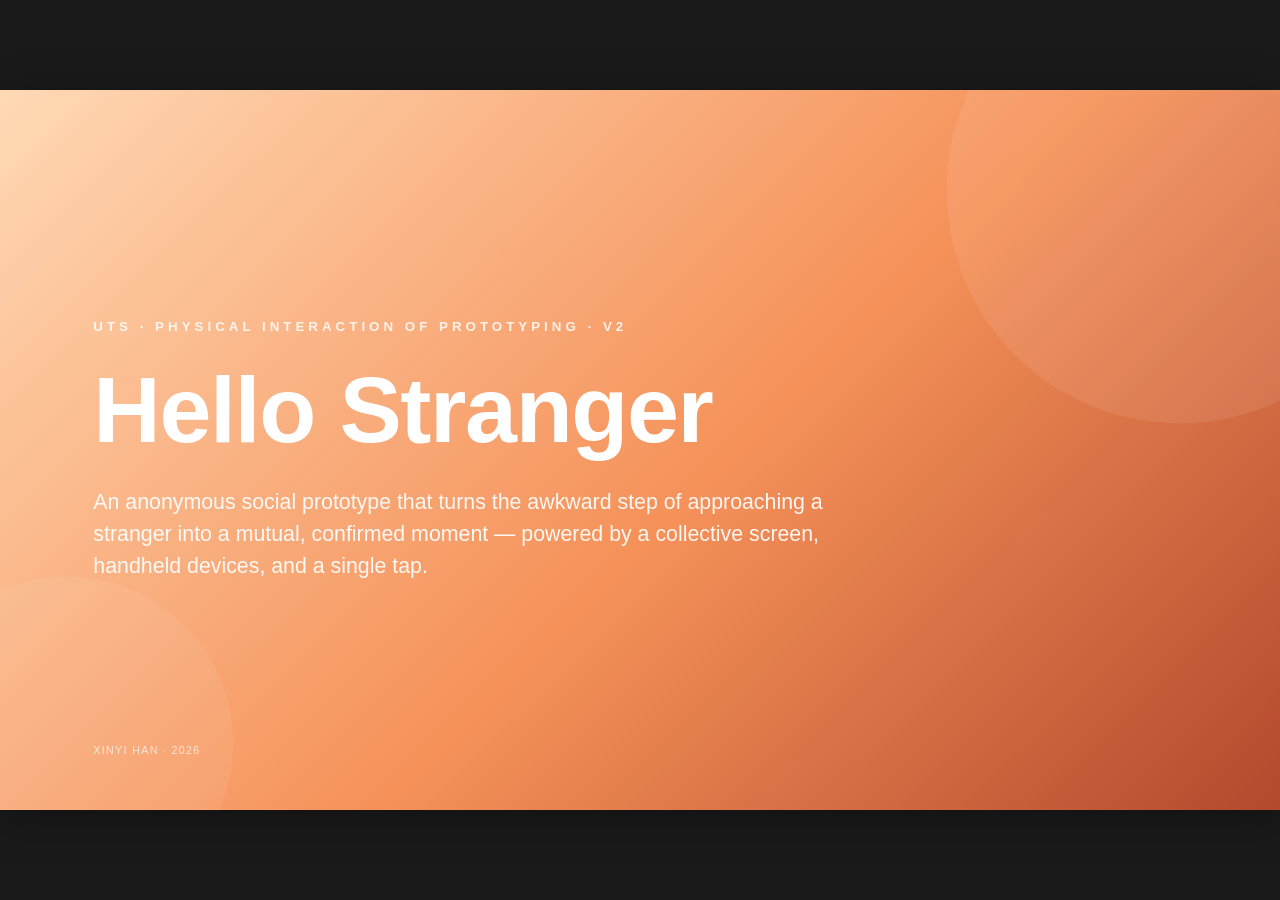
<file: version2/process/index.html>
<!DOCTYPE html>
<html lang="en">
<head>
  <meta charset="UTF-8">
  <meta name="viewport" content="width=device-width, initial-scale=1.0">
  <title>Hello Stranger — Process</title>
  <link rel="stylesheet" href="shell.css">
</head>
<body>

  <!-- 16:9 stage; canvas inside is fixed 1920x1080 and scaled via JS -->
  <div class="stage">
    <div class="stage-inner">
      <!-- slide fragments are injected here by script.js -->
    </div>
  </div>

  <!-- Table of contents overlay -->
  <div class="toc">
    <div class="toc-panel">
      <h2>SLIDES</h2>
      <ol class="toc-list"></ol>
      <div class="toc-footer">Click a slide to jump · Esc to close</div>
    </div>
  </div>

  <script src="script.js"></script>
</body>
</html>
</file>
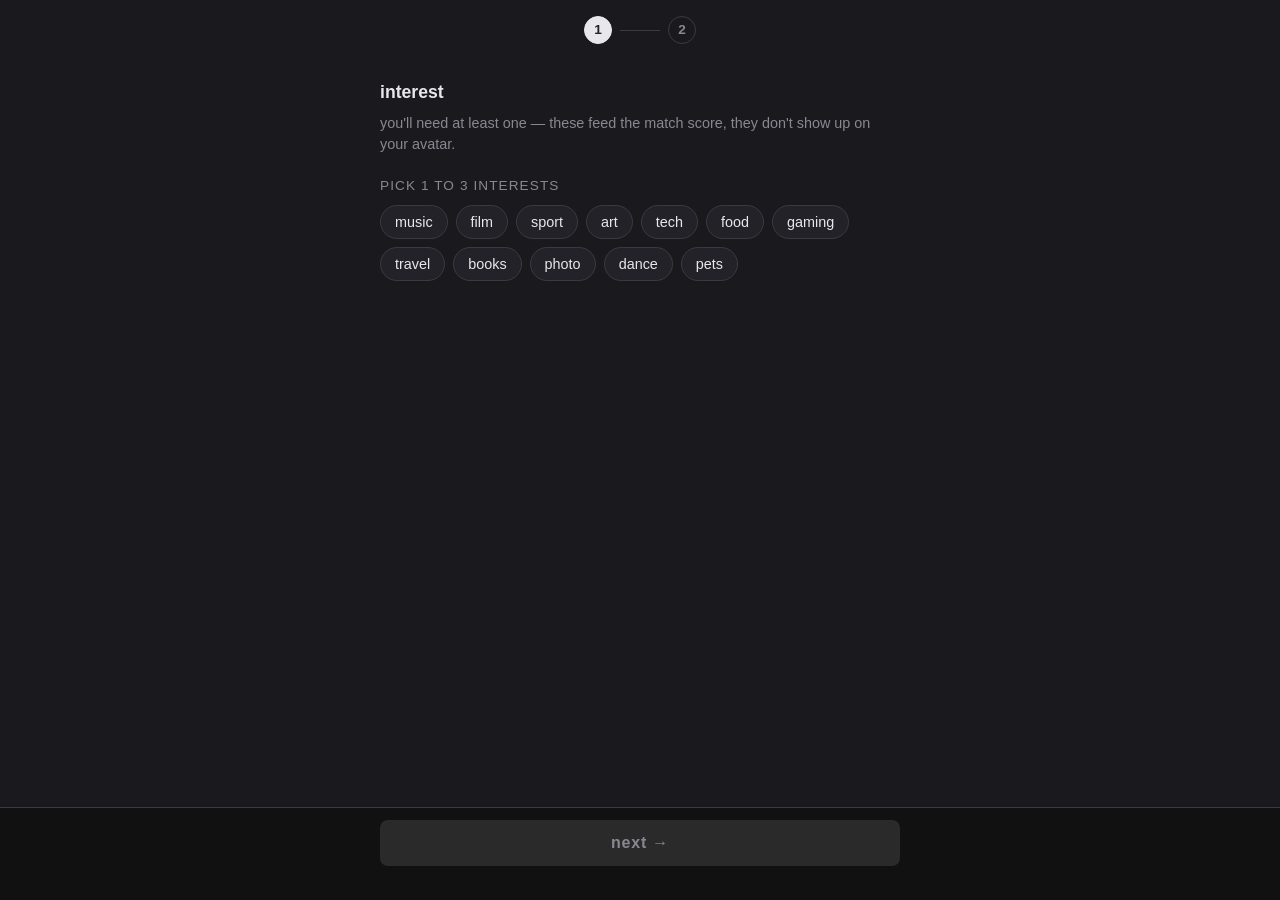
<file: version2/web/index.html>
<!DOCTYPE html>
<html lang="en">
<head>
  <meta charset="UTF-8">
  <meta name="viewport" content="width=device-width, initial-scale=1.0">
  <title>Anonymous Avatar — pip v2</title>
  <link rel="stylesheet" href="styles.css">
</head>
<body>
  <main class="layout">

    <!-- ═══════════════════════════════════════════
         v14: two-step wizard. Step 1 = interest (matching),
         Step 2 = avatar (presentation). DOM order matches
         step order so screen readers and accidental scroll
         both flow naturally. Hidden step is display:none.
         ═══════════════════════════════════════════ -->
    <div class="step-indicator" role="progressbar" aria-label="step 1 of 2">
      <span class="step-dot active" data-step-dot="1">1</span>
      <span class="step-line"></span>
      <span class="step-dot" data-step-dot="2">2</span>
    </div>

    <!-- ═══════════════════════════════════════════
         STEP 1 — interest (matching layer).
         Plain questionnaire. No avatar preview.
         ═══════════════════════════════════════════ -->
    <div class="step-panel" data-step="1">

      <section class="interest-intro">
        <h2>interest</h2>
        <p>you'll need at least one — these feed the match score, they don't show up on your avatar.</p>
      </section>

      <fieldset class="qblock" data-q="Q_INTERESTS">
        <legend>pick 1 to 3 interests</legend>
        <div class="interests-grid" id="opts-interests">
          <!-- populated by app.js: 12 .interest-tag buttons -->
        </div>
        <div class="interest-hint" id="interests-hint" aria-live="polite"></div>
      </fieldset>

      <fieldset class="qblock" data-q="Q_INTERESTS_DETAIL" id="qblock-subtags" hidden>
        <legend>get more specific (optional)</legend>
        <div id="opts-subtags">
          <!-- populated by app.js as primaries are chosen -->
        </div>
      </fieldset>

    </div><!-- /step 1 -->

    <!-- ═══════════════════════════════════════════
         STEP 2 — avatar (presentation layer).
         Top: sticky live preview.
         Bottom: 3 collapsible groups (form / color / words).
         ═══════════════════════════════════════════ -->
    <div class="step-panel" data-step="2" hidden>

      <!-- Sticky preview — pinned to the top so users can always relate
           their edits to the visual result. -->
      <section id="preview" class="preview-sticky" aria-label="live avatar preview">
        <div id="preview-frame">
          <div class="quote-bubble" id="quote-bubble" hidden>
            <span class="quote-text" id="quote-text"></span>
            <span class="quote-tail">▼</span>
          </div>
          <div class="asciiContainer" id="avatar-container">
            <pre id="avatar-pre">loading sprites…</pre>
          </div>
          <div id="preview-placeholder" class="preview-placeholder">pick a body to begin</div>
          <div class="preview-nickname" id="preview-nickname" aria-hidden="true"></div>
        </div>
      </section>

      <!-- Accordion 1: pick your look — body + 15-tile gallery. -->
      <details class="acc" data-acc="form" open>
        <summary>pick your look</summary>
        <div class="acc-body">
          <div class="sex-pills" id="opts-sex" role="radiogroup" aria-label="body">
            <button type="button" class="pill" data-sex="female"
                    role="radio" aria-checked="false">female</button>
            <button type="button" class="pill" data-sex="male"
                    role="radio" aria-checked="false">male</button>
          </div>

          <div class="avatar-gallery" id="opts-avatar" role="radiogroup" aria-label="15 avatars">
            <!-- populated by app.js -->
          </div>
        </div>
      </details>

      <!-- Accordion 2: pick a background color — hue swatch + brightness slider. -->
      <details class="acc" data-acc="color">
        <summary>pick a background color</summary>
        <div class="acc-body">
          <div class="mood-swatch-grid" id="opts-mood" role="radiogroup" aria-label="hue">
            <!-- populated by app.js -->
          </div>
          <div class="slider-row">
            <input type="range" id="slider-energy" min="0" max="5" step="1" value="2"
                   aria-label="brightness">
          </div>
        </div>
      </details>

      <!-- Accordion 3: add some words — quote + nickname, both optional. -->
      <details class="acc" data-acc="words">
        <summary>add some words<span class="opt-tag">optional</span></summary>
        <div class="acc-body">
          <div class="qblock">
            <label class="sub-legend" for="input-quote">what are you thinking?<span class="opt-tag">optional</span></label>
            <input type="text" id="input-quote" maxlength="14"
                   placeholder="14 chars, ASCII only"
                   autocomplete="off">
            <div class="suggestions" id="quote-suggestions"></div>
          </div>

          <div class="qblock">
            <label class="sub-legend" for="input-nickname">what should we call you?<span class="opt-tag">optional</span></label>
            <input type="text" id="input-nickname" maxlength="12"
                   placeholder=""
                   autocomplete="off">
          </div>
        </div>
      </details>

      <footer class="attribution">
        Sprites by The Pudding (Alvin Chang), MIT License.<br>
        See <a href="https://github.com/hancyhxy/anonymous-connection#readme">how it works</a>.
      </footer>

    </div><!-- /step 2 -->

  </main>

  <!-- v14: sticky bottom dock with wizard navigation.
       Step 1 → single "next" button takes full width.
       Step 2 → "back" + "submit" side by side.
       JS toggles which buttons are visible and their disabled state. -->
  <div class="submit-dock">
    <div class="dock-row">
      <button id="btn-back" type="button" hidden>← back</button>
      <button id="btn-next" type="button">next →</button>
      <button id="btn-submit" type="button" hidden>submit</button>
    </div>
    <div id="submit-status" class="submit-status" aria-live="polite"></div>
  </div>

  <script type="module" src="app.js"></script>
</body>
</html>
</file>
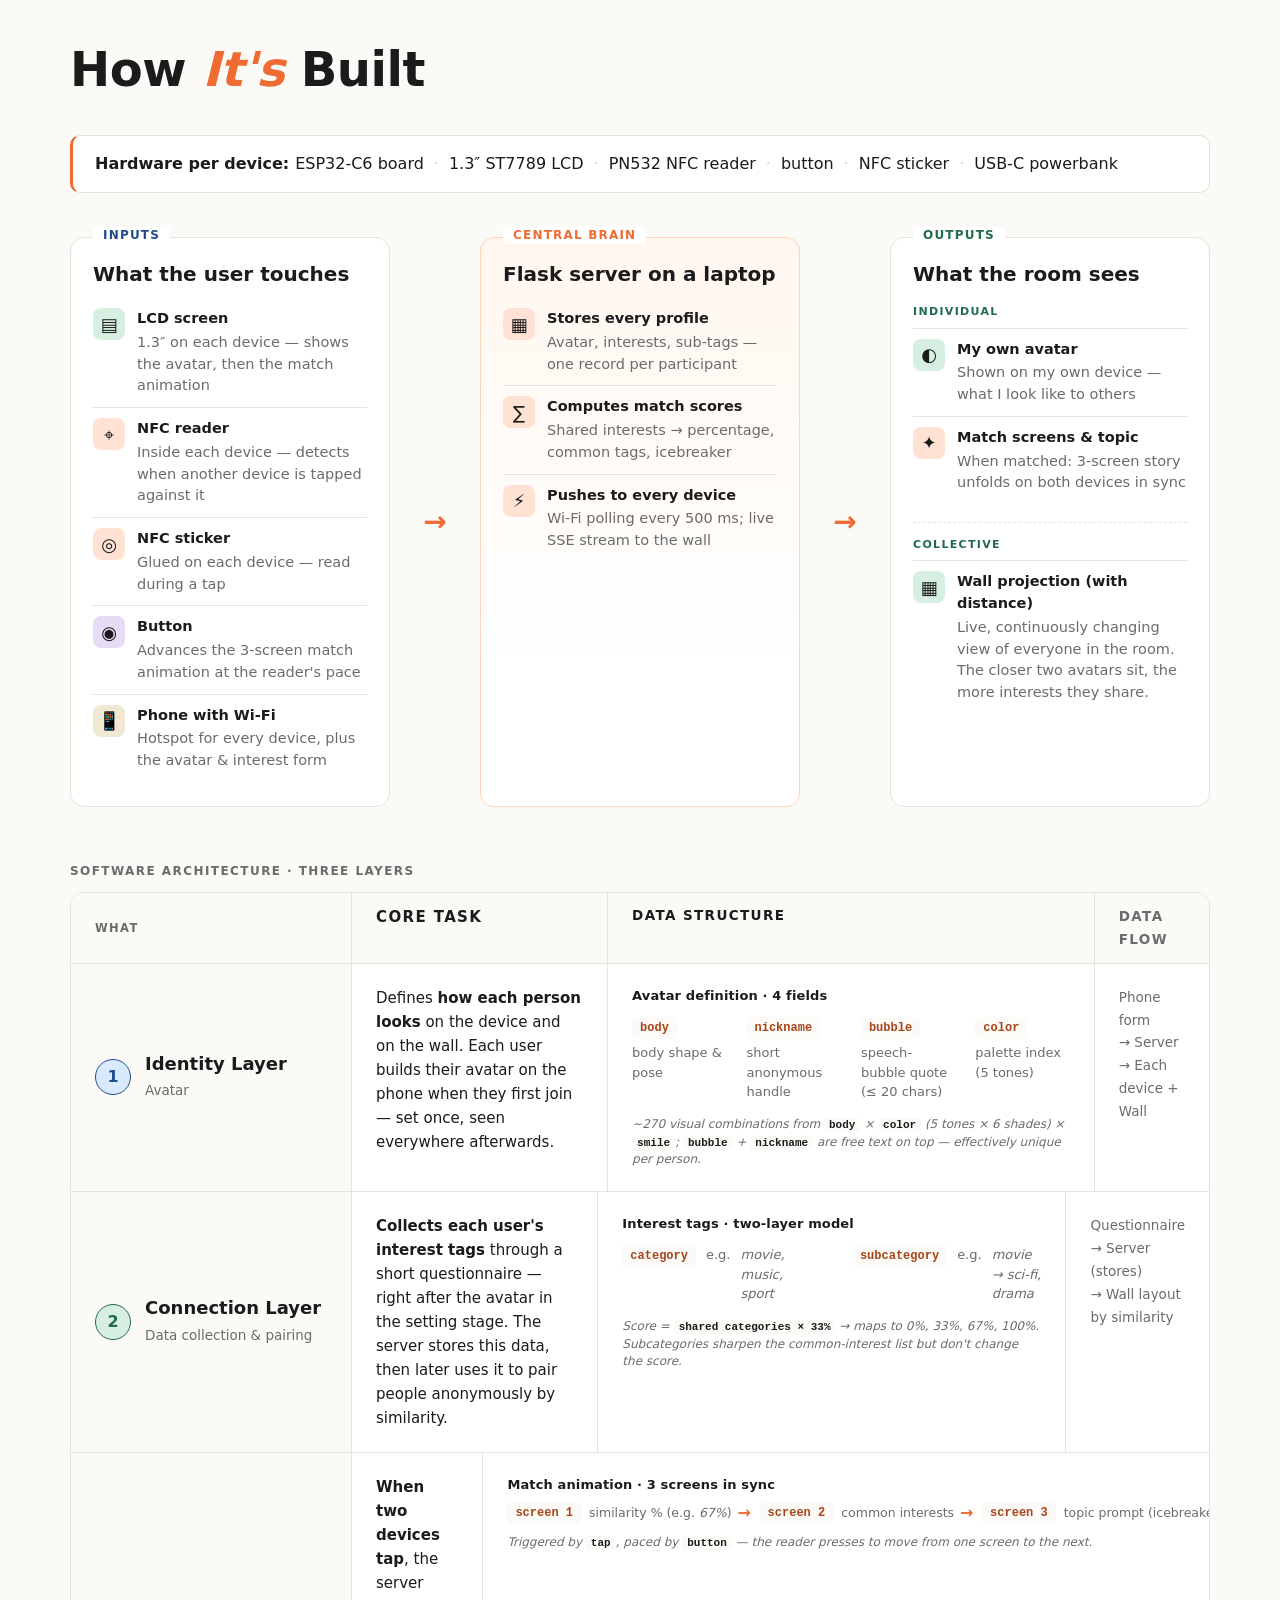
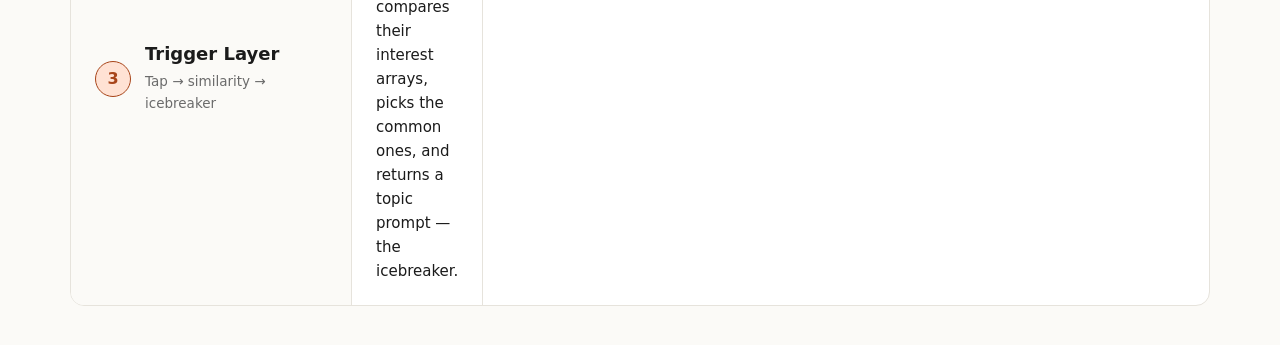
<file: architecture-diagram.html>
<!DOCTYPE html>
<html lang="en">
<head>
<meta charset="UTF-8">
<title>Anonymous Connection — System Architecture</title>
<style>
  /* PPT mockup of the hardware + software architecture, styled in the
     "white-background, soft-pastel highlight" style of the AI Workflow
     reference image. 1600 × 1000 px canvas — drop straight into 16:9 PPT.
     One screenshot = one slide. No images, no external assets. */
  :root {
    --bg:            #fbfaf7;
    --card:          #ffffff;
    --ink:           #1b1b1b;
    --ink-soft:      #6b6b6b;
    --line:          #e6e3dc;
    --line-strong:   #d4d0c7;

    --accent-orange: #f06b32;     /* the workflow ribbon orange */
    --accent-coral:  #ffe2d4;
    --tag-blue:      #d9eaff;
    --tag-blue-ink:  #1f4d8a;
    --tag-mint:      #d6efe1;
    --tag-mint-ink:  #1f6b4a;
    --tag-peach:     #ffe2d4;
    --tag-peach-ink: #a8451a;
    --tag-lilac:     #e6dcf5;
    --tag-lilac-ink: #5b3a8a;
    --tag-sand:      #f0e8d3;
    --tag-sand-ink:  #7a6230;
  }
  * { box-sizing: border-box; margin: 0; padding: 0; }
  html, body { background: var(--bg); }
  body {
    font-family: "Inter", "Helvetica Neue", "Lato", -apple-system, system-ui, sans-serif;
    color: var(--ink);
    padding: 36px 70px 40px;
    line-height: 1.4;
    -webkit-font-smoothing: antialiased;
  }

  /* ─── Page header ───────────────────────────── */
  .eyebrow {
    color: var(--accent-orange);
    font-size: 13px;
    font-weight: 700;
    letter-spacing: 0.12em;
    text-transform: uppercase;
    border-top: 2px solid var(--accent-orange);
    padding-top: 10px;
    display: inline-block;
    margin-bottom: 18px;
  }
  .eyebrow-tag {
    color: var(--ink-soft);
    font-weight: 600;
    margin-left: 10px;
    letter-spacing: 0.08em;
  }
  .eyebrow-tag b {
    color: var(--ink);
    font-weight: 700;
  }
  .eyebrow-sep {
    color: var(--line-strong);
    margin: 0 8px;
  }
  h1 {
    font-size: 48px;
    font-weight: 700;
    letter-spacing: -0.01em;
    margin-bottom: 32px;
  }
  h1 em {
    font-style: italic;
    color: var(--accent-orange);
    font-weight: 700;
  }
  .subhead {
    font-size: 16px;
    color: var(--ink-soft);
    max-width: 760px;
    margin-bottom: 50px;
  }

  /* ─── Top row: Inputs ▸ Brain ▸ Outputs ───────────────────────── */
  .row-top {
    display: grid;
    grid-template-columns: 1fr 90px 1fr 90px 1fr;
    align-items: stretch;
    margin-bottom: 56px;
  }
  .col {
    background: var(--card);
    border: 1px solid var(--line);
    border-radius: 14px;
    padding: 22px 22px 24px;
    position: relative;
  }
  .col-label {
    position: absolute;
    top: -11px;
    left: 22px;
    background: var(--card);
    padding: 0 10px;
    font-size: 12px;
    font-weight: 700;
    letter-spacing: 0.1em;
    text-transform: uppercase;
    color: var(--ink-soft);
  }
  .col-label.input  { color: var(--tag-blue-ink); }
  .col-label.brain  { color: var(--accent-orange); }
  .col-label.output { color: var(--tag-mint-ink); }

  .col h2 {
    font-size: 20px;
    font-weight: 700;
    margin-bottom: 16px;
    color: var(--ink);
  }

  /* Stack of item lines inside a column */
  .item {
    display: flex;
    gap: 12px;
    padding: 10px 0;
    border-top: 1px solid var(--line);
    align-items: flex-start;
  }
  .item:first-of-type { border-top: none; padding-top: 4px; }
  .item .icon {
    flex: 0 0 32px;
    height: 32px;
    border-radius: 8px;
    display: flex;
    align-items: center;
    justify-content: center;
    font-size: 18px;
    background: var(--tag-blue);
  }
  .item .icon.mint   { background: var(--tag-mint); }
  .item .icon.peach  { background: var(--tag-peach); }
  .item .icon.lilac  { background: var(--tag-lilac); }
  .item .icon.sand   { background: var(--tag-sand); }
  .item .icon.coral  { background: var(--accent-coral); }
  .item .body {
    flex: 1;
    font-size: 14.5px;
    line-height: 1.5;
  }
  .item .body strong {
    font-weight: 700;
    color: var(--ink);
    display: block;
    margin-bottom: 2px;
  }
  .item .body span {
    color: var(--ink-soft);
  }

  /* Output sub-groupings (Individual vs Collective) */
  .output-group + .output-group {
    margin-top: 18px;
    padding-top: 14px;
    border-top: 1px dashed var(--line);
  }
  .output-group-label {
    font-size: 11px;
    font-weight: 700;
    letter-spacing: 0.12em;
    text-transform: uppercase;
    color: var(--tag-mint-ink);
    margin-bottom: 8px;
  }

  /* Arrows between columns */
  .arrow {
    align-self: center;
    height: 100%;
    display: flex;
    align-items: center;
    justify-content: center;
    font-size: 28px;
    color: var(--accent-orange);
    font-weight: 700;
  }

  /* The "brain" column gets a distinct highlight ring */
  .col.brain {
    background: linear-gradient(180deg, #fff7ef 0%, #ffffff 75%);
    border-color: #ffd4b8;
  }
  .brain-badge {
    background: var(--accent-orange);
    color: white;
    font-size: 11px;
    font-weight: 700;
    letter-spacing: 0.08em;
    text-transform: uppercase;
    border-radius: 4px;
    padding: 3px 8px;
    display: inline-block;
    margin-bottom: 8px;
  }

  /* ─── Software layer table ───────────────────────────── */
  .layers-title {
    font-size: 12px;
    font-weight: 700;
    letter-spacing: 0.12em;
    text-transform: uppercase;
    color: var(--ink-soft);
    margin-bottom: 12px;
  }
  .layers {
    background: var(--card);
    border: 1px solid var(--line);
    border-radius: 14px;
    overflow: hidden;
  }
  .layer-row {
    display: grid;
    grid-template-columns: 280px 1.0fr 1.9fr 0.45fr;
    align-items: stretch;
    border-top: 1px solid var(--line);
  }
  .layer-row:first-child { border-top: none; }
  .layer-row > div {
    padding: 22px 24px;
  }
  .layer-name {
    background: var(--bg);
    display: flex;
    align-items: center;
    gap: 14px;
  }
  .layer-num {
    width: 36px;
    height: 36px;
    border-radius: 50%;
    background: white;
    border: 1.5px solid var(--line-strong);
    display: flex;
    align-items: center;
    justify-content: center;
    font-weight: 700;
    font-size: 16px;
    color: var(--ink);
    flex-shrink: 0;
  }
  .layer-row.l1 .layer-num { border-color: var(--tag-blue-ink); color: var(--tag-blue-ink); background: var(--tag-blue); }
  .layer-row.l2 .layer-num { border-color: var(--tag-mint-ink); color: var(--tag-mint-ink); background: var(--tag-mint); }
  .layer-row.l3 .layer-num { border-color: var(--tag-peach-ink); color: var(--tag-peach-ink); background: var(--tag-peach); }

  .layer-name strong {
    display: block;
    font-size: 18px;
    font-weight: 700;
    margin-bottom: 4px;
    line-height: 1.25;
  }
  .layer-name span {
    font-size: 13.5px;
    color: var(--ink-soft);
    line-height: 1.4;
  }
  .layer-task {
    border-left: 1px solid var(--line);
    font-size: 15px;
    color: var(--ink);
    line-height: 1.6;
  }
  .layer-task strong {
    font-weight: 700;
    color: var(--ink);
  }
  .layer-task .stage-pill {
    display: inline-block;
    background: var(--tag-sand);
    color: var(--tag-sand-ink);
    font-size: 11px;
    font-weight: 700;
    letter-spacing: 0.05em;
    text-transform: uppercase;
    padding: 2px 8px;
    border-radius: 4px;
    margin-bottom: 8px;
  }

  .layer-sees {
    border-left: 1px solid var(--line);
    font-size: 13.5px;
    color: var(--ink);
    line-height: 1.5;
  }
  .layer-sees .task {
    margin-bottom: 10px;
    color: var(--ink);
  }
  .layer-sees .vars-title {
    font-size: 13px;
    font-weight: 700;
    color: var(--ink);
    margin-bottom: 8px;
    letter-spacing: 0.01em;
  }
  .layer-sees .vars-note {
    font-size: 12px;
    color: var(--ink-soft);
    font-style: italic;
    margin-top: 10px;
    line-height: 1.45;
  }
  .layer-sees .vars-note code {
    font-family: "SF Mono", "Menlo", "Monaco", monospace;
    background: var(--bg);
    color: var(--ink);
    padding: 1px 5px;
    border-radius: 3px;
    font-size: 11px;
    font-style: normal;
    font-weight: 600;
  }
  .layer-sees ul.vars {
    list-style: none;
    margin: 0;
    padding: 0;
  }
  .layer-sees ul.vars.two-col {
    display: grid;
    grid-template-columns: 1fr 1fr;
    column-gap: 40px;
    row-gap: 4px;
  }
  .layer-sees ul.vars.four-col {
    display: grid;
    grid-template-columns: repeat(4, 1fr);
    column-gap: 20px;
    row-gap: 4px;
  }
  .layer-sees ul.vars.four-col li {
    display: flex;
    flex-direction: column;
    align-items: flex-start;
    gap: 4px;
    padding: 4px 0;
  }
  /* Horizontal flow with arrows: screen 1 → screen 2 → screen 3 */
  .layer-sees ul.vars.flow {
    display: flex;
    flex-direction: row;
    align-items: stretch;
    gap: 0;
    flex-wrap: nowrap;
  }
  .layer-sees ul.vars.flow li {
    flex: 1;
    padding: 0;
    display: flex;
    flex-direction: row;
    align-items: center;
    gap: 8px;
    position: relative;
    white-space: nowrap;
  }
  .layer-sees ul.vars.flow li + li {
    padding-left: 28px;
  }
  .layer-sees ul.vars.flow li + li::before {
    content: "→";
    position: absolute;
    left: 6px;
    top: 50%;
    transform: translateY(-50%);
    color: var(--accent-orange);
    font-weight: 700;
    font-size: 16px;
  }
  .layer-sees ul.vars.flow li .desc {
    font-size: 12.5px;
    color: var(--ink-soft);
    line-height: 1.35;
  }
  .layer-sees ul.vars li {
    display: flex;
    align-items: baseline;
    gap: 10px;
    padding: 4px 0;
    font-size: 13px;
    color: var(--ink-soft);
  }
  .layer-sees ul.vars li code {
    font-family: "SF Mono", "Menlo", "Monaco", monospace;
    background: var(--bg);
    color: var(--tag-peach-ink);
    padding: 2px 8px;
    border-radius: 4px;
    font-size: 12px;
    font-weight: 600;
    flex-shrink: 0;
  }
  .layer-where {
    border-left: 1px solid var(--line);
    font-size: 13.5px;
    color: var(--ink-soft);
    line-height: 1.7;
  }

  /* Column header row for the layers table */
  .layer-row.header {
    background: var(--bg);
    font-size: 11.5px;
    font-weight: 700;
    letter-spacing: 0.12em;
    text-transform: uppercase;
    color: var(--ink-soft);
  }
  .layer-row.header > div {
    padding: 12px 24px;
  }
  .layer-row.header .layer-task,
  .layer-row.header .layer-sees,
  .layer-row.header .layer-where {
    border-left: 1px solid var(--line);
  }

  /* ─── Hardware BoM strip (top-of-page, after subhead) ─────────── */
  .hw-strip {
    margin: 0 0 44px;
    padding: 16px 22px;
    background: var(--card);
    border: 1px solid var(--line);
    border-left: 3px solid var(--accent-orange);
    border-radius: 10px;
    color: var(--ink);
    font-size: 16px;
    font-weight: 500;
    line-height: 1.5;
  }
  .hw-strip .hw-label {
    font-weight: 700;
    color: var(--ink);
    margin-right: 6px;
  }
  .hw-strip .hw-sep {
    color: var(--line-strong);
    font-weight: 400;
    margin: 0 10px;
  }
</style>
</head>
<body>

  <h1>How <em>It's</em> Built</h1>

  <!-- ─── Hardware BoM (per device) ─────────────────────────── -->
  <div class="hw-strip">
    <span class="hw-label">Hardware per device:</span>ESP32-C6 board<span class="hw-sep">·</span>1.3″ ST7789 LCD<span class="hw-sep">·</span>PN532 NFC reader<span class="hw-sep">·</span>button<span class="hw-sep">·</span>NFC sticker<span class="hw-sep">·</span>USB-C powerbank
  </div>

  <!-- ─── Top row: 3 columns ─────────────────────────────── -->
  <div class="row-top">

    <!-- Column 1: INPUTS -->
    <div class="col">
      <span class="col-label input">Inputs</span>
      <h2>What the user touches</h2>

      <div class="item">
        <div class="icon mint">▤</div>
        <div class="body">
          <strong>LCD screen</strong>
          <span>1.3″ on each device — shows the avatar, then the match animation</span>
        </div>
      </div>

      <div class="item">
        <div class="icon peach">⌖</div>
        <div class="body">
          <strong>NFC reader</strong>
          <span>Inside each device — detects when another device is tapped against it</span>
        </div>
      </div>

      <div class="item">
        <div class="icon peach">◎</div>
        <div class="body">
          <strong>NFC sticker</strong>
          <span>Glued on each device — read during a tap</span>
        </div>
      </div>

      <div class="item">
        <div class="icon lilac">◉</div>
        <div class="body">
          <strong>Button</strong>
          <span>Advances the 3-screen match animation at the reader's pace</span>
        </div>
      </div>

      <div class="item">
        <div class="icon sand">📱</div>
        <div class="body">
          <strong>Phone with Wi-Fi</strong>
          <span>Hotspot for every device, plus the avatar &amp; interest form</span>
        </div>
      </div>
    </div>

    <div class="arrow">→</div>

    <!-- Column 2: BRAIN -->
    <div class="col brain">
      <span class="col-label brain">Central Brain</span>
      <h2>Flask server on a laptop</h2>

      <div class="item">
        <div class="icon coral">▦</div>
        <div class="body">
          <strong>Stores every profile</strong>
          <span>Avatar, interests, sub-tags — one record per participant</span>
        </div>
      </div>

      <div class="item">
        <div class="icon coral">∑</div>
        <div class="body">
          <strong>Computes match scores</strong>
          <span>Shared interests → percentage, common tags, icebreaker</span>
        </div>
      </div>

      <div class="item">
        <div class="icon coral">⚡</div>
        <div class="body">
          <strong>Pushes to every device</strong>
          <span>Wi-Fi polling every 500 ms; live SSE stream to the wall</span>
        </div>
      </div>
    </div>

    <div class="arrow">→</div>

    <!-- Column 3: OUTPUTS -->
    <div class="col">
      <span class="col-label output">Outputs</span>
      <h2>What the room sees</h2>

      <div class="output-group">
        <div class="output-group-label">Individual</div>
        <div class="item">
          <div class="icon mint">◐</div>
          <div class="body">
            <strong>My own avatar</strong>
            <span>Shown on my own device — what I look like to others</span>
          </div>
        </div>
        <div class="item">
          <div class="icon peach">✦</div>
          <div class="body">
            <strong>Match screens &amp; topic</strong>
            <span>When matched: 3-screen story unfolds on both devices in sync</span>
          </div>
        </div>
      </div>

      <div class="output-group">
        <div class="output-group-label">Collective</div>
        <div class="item">
          <div class="icon mint">▦</div>
          <div class="body">
            <strong>Wall projection (with distance)</strong>
            <span>Live, continuously changing view of everyone in the room. The closer two avatars sit, the more interests they share.</span>
          </div>
        </div>
      </div>
    </div>
  </div>

  <!-- ─── Software layers ─────────────────────────────── -->
  <div class="layers-title">Software architecture · three layers</div>
  <div class="layers">

    <!-- Column header row -->
    <div class="layer-row header">
      <div class="layer-name">What</div>
      <div class="layer-task">Core task</div>
      <div class="layer-sees">Data structure</div>
      <div class="layer-where">Data flow</div>
    </div>

    <div class="layer-row l1">
      <div class="layer-name">
        <div class="layer-num">1</div>
        <div>
          <strong>Identity Layer</strong>
          <span>Avatar</span>
        </div>
      </div>
      <div class="layer-task">
        Defines <strong>how each person looks</strong> on the device and on the wall. Each user builds their avatar on the phone when they first join — set once, seen everywhere afterwards.
      </div>
      <div class="layer-sees">
        <div class="vars-title">Avatar definition · 4 fields</div>
        <ul class="vars four-col">
          <li><code>body</code><span class="chip-desc">body shape &amp; pose</span></li>
          <li><code>nickname</code><span class="chip-desc">short anonymous handle</span></li>
          <li><code>bubble</code><span class="chip-desc">speech-bubble quote (≤ 20 chars)</span></li>
          <li><code>color</code><span class="chip-desc">palette index (5 tones)</span></li>
        </ul>
        <div class="vars-note">
          ~270 visual combinations from <code>body</code> × <code>color</code> (5 tones × 6 shades) × <code>smile</code>; <code>bubble</code> + <code>nickname</code> are free text on top — effectively unique per person.
        </div>
      </div>
      <div class="layer-where">
        Phone form<br>→ Server<br>→ Each device + Wall
      </div>
    </div>

    <div class="layer-row l2">
      <div class="layer-name">
        <div class="layer-num">2</div>
        <div>
          <strong>Connection Layer</strong>
          <span>Data collection &amp; pairing</span>
        </div>
      </div>
      <div class="layer-task">
        <strong>Collects each user's interest tags</strong> through a short questionnaire — right after the avatar in the setting stage. The server stores this data, then later uses it to pair people anonymously by similarity.
      </div>
      <div class="layer-sees">
        <div class="vars-title">Interest tags · two-layer model</div>
        <ul class="vars two-col">
          <li><code>category</code> e.g. <em>movie, music, sport</em></li>
          <li><code>subcategory</code> e.g. <em>movie → sci-fi, drama</em></li>
        </ul>
        <div class="vars-note">
          Score = <code>shared categories × 33%</code> → maps to 0%, 33%, 67%, 100%. Subcategories sharpen the common-interest list but don't change the score.
        </div>
      </div>
      <div class="layer-where">
        Questionnaire<br>→ Server (stores)<br>→ Wall layout by similarity
      </div>
    </div>

    <div class="layer-row l3">
      <div class="layer-name">
        <div class="layer-num">3</div>
        <div>
          <strong>Trigger Layer</strong>
          <span>Tap → similarity → icebreaker</span>
        </div>
      </div>
      <div class="layer-task">
        <strong>When two devices tap</strong>, the server compares their interest arrays, picks the common ones, and returns a topic prompt — the icebreaker.
      </div>
      <div class="layer-sees">
        <div class="vars-title">Match animation · 3 screens in sync</div>
        <ul class="vars flow">
          <li><code>screen 1</code><span class="desc">similarity % (e.g. <em>67%</em>)</span></li>
          <li><code>screen 2</code><span class="desc">common interests</span></li>
          <li><code>screen 3</code><span class="desc">topic prompt (icebreaker)</span></li>
        </ul>
        <div class="vars-note">
          Triggered by <code>tap</code>, paced by <code>button</code> — the reader presses to move from one screen to the next.
        </div>
      </div>
      <div class="layer-where">
        Two devices tap<br>→ Server compares arrays<br>→ Both LCDs in sync
      </div>
    </div>
  </div>


</body>
</html>
</file>
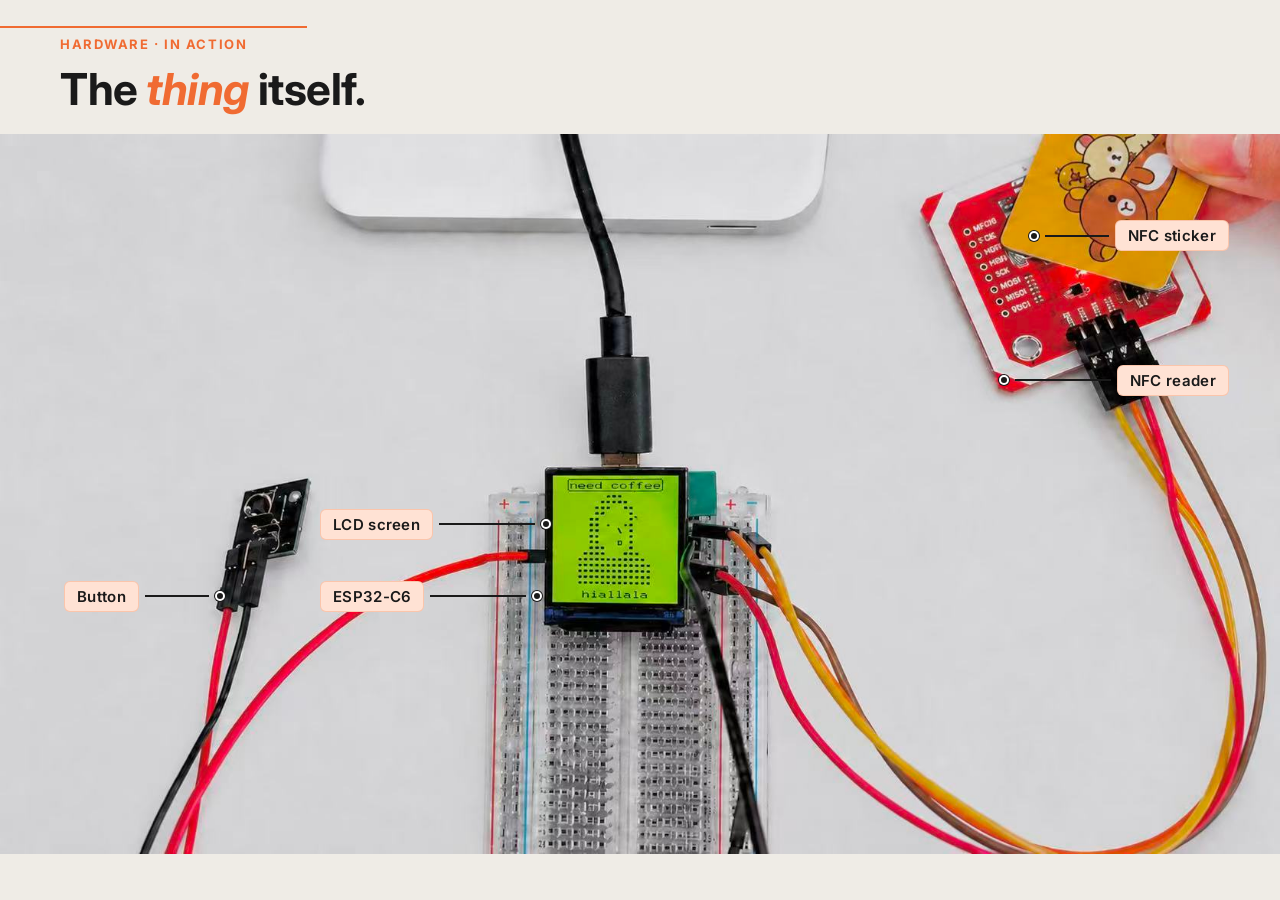
<file: hardware-photo.html>
<!DOCTYPE html>
<html lang="en">
<head>
<meta charset="UTF-8">
<meta name="viewport" content="width=device-width, initial-scale=1.0">
<title>Anonymous Connection — Hardware photo</title>
<style>
  /* Single-page hardware photograph with callout annotations. Same style
     family as architecture-diagram.html (white card / orange accent /
     Inter sans), but annotation system borrowed from the Vibe Radio DJ
     hardware_technical.html — black dot + black line + soft pill label. */
  @import url('https://fonts.googleapis.com/css2?family=Inter:wght@300;400;600;700;800&display=swap');

  :root {
    --bg:            #efece6;   /* matches the photo's tabletop tone */
    --card:          #ffffff;
    --ink:           #1a1a1a;
    --ink-soft:      rgba(0,0,0,0.45);
    --line:          #e6e3dc;
    --accent-orange: #f06b32;
    --accent-coral:  #ffe2d4;
  }
  * { margin: 0; padding: 0; box-sizing: border-box; }
  html, body { background: var(--bg); }
  body {
    font-family: "Inter", "Helvetica Neue", -apple-system, system-ui, sans-serif;
    color: var(--ink);
    padding: 26px 0 30px;
    -webkit-font-smoothing: antialiased;
  }
  /* Header text stays indented; photo bleeds full-width below it. */
  .h-eyebrow,
  h1 {
    padding-left: 60px;
    padding-right: 60px;
  }

  /* ─── Header ───────────────────────────────────── */
  .h-eyebrow {
    font-size: 13px;
    font-weight: 700;
    color: var(--accent-orange);
    letter-spacing: 0.12em;
    text-transform: uppercase;
    border-top: 2px solid var(--accent-orange);
    padding-top: 8px;
    display: inline-block;
    margin-bottom: 10px;
  }
  h1 {
    font-size: 44px;
    font-weight: 700;
    letter-spacing: -0.01em;
    margin-bottom: 18px;
  }
  h1 em {
    font-style: italic;
    color: var(--accent-orange);
  }

  /* ─── Photo frame with annotations ─────────────── */
  /* Seamless mode: no frame, no padding, no border-radius — the photo
     blends straight into the page background, which is tinted to match
     the photo's tabletop. Labels appear to float in the same space as
     the photo itself, not inside a separate card. */
  .photo-frame {
    position: relative;
    margin: 0 0 16px;
    width: 100%;
    display: block;
  }
  .photo-frame img {
    width: 100%;
    height: auto;
    display: block;
  }

  /* ─── Annotations (Vibe DJ style, orange accent) ─ */
  .annotation {
    position: absolute;
    z-index: 5;
    display: flex;
    align-items: center;
    gap: 6px;
    pointer-events: none;
  }
  .annotation.right-side {
    flex-direction: row-reverse;
  }
  .annotation-label {
    font-size: 15px;
    font-weight: 600;
    color: var(--ink);
    background: var(--accent-coral);
    padding: 5px 12px;
    border-radius: 6px;
    white-space: nowrap;
    letter-spacing: 0.3px;
    border: 1px solid rgba(240,107,50,0.25);
  }
  .annotation-line {
    width: 64px;
    height: 2px;
    background: var(--ink);
    flex-shrink: 0;
  }
  .annotation-line.short { width: 36px; }
  .annotation-line.long  { width: 96px; }
  .annotation-dot {
    width: 10px;
    height: 10px;
    border-radius: 50%;
    background: var(--ink);
    border: 2px solid var(--card);
    box-shadow: 0 0 0 1px var(--ink);
    flex-shrink: 0;
  }

  /* ─── Caption strip at the bottom ──────────────── */
  .caption-strip {
    background: var(--card);
    border: 1px solid var(--line);
    border-left: 3px solid var(--accent-orange);
    border-radius: 10px;
    padding: 16px 22px;
    font-size: 16px;
    color: var(--ink);
    line-height: 1.55;
  }
  .caption-strip .caption-label {
    font-weight: 700;
    color: var(--ink);
    margin-right: 8px;
  }
  .caption-strip .caption-sep {
    color: rgba(0,0,0,0.2);
    margin: 0 10px;
    font-weight: 400;
  }
</style>
</head>
<body>

  <div class="h-eyebrow">Hardware · in action</div>
  <h1>The <em>thing</em> itself.</h1>

  <!-- ─── Photo + annotations ───────────────────────── -->
  <div class="photo-frame">
    <img id="hw-photo" src="version2/design/WechatIMG901.jpg" alt="Anonymous Connection hardware on a breadboard, mid-test.">

    <!-- Annotation 1: LCD screen — label on the left, line points right INTO the green panel.
         The LCD center sits roughly at x=53%, y=63%. Label sits left of photo, dot lands on the screen.
         Net position: +10% right and -10% top from the original baseline. -->
    <div class="annotation" style="top: 52%; left: 25%;">
      <div class="annotation-label">LCD screen</div>
      <div class="annotation-line long"></div>
      <div class="annotation-dot"></div>
    </div>

    <!-- Annotation 1b: ESP32-C6 — sits directly under the LCD label, pointing at
         the small board behind the LCD screen (visible just below the green panel). -->
    <div class="annotation" style="top: 62%; left: 25%;">
      <div class="annotation-label">ESP32-C6</div>
      <div class="annotation-line long"></div>
      <div class="annotation-dot"></div>
    </div>

    <!-- Annotation 2: Button — the small 3-pin black module sits at roughly x=33%, y=62%.
         Label far left, dot lands on the module itself.
         Net position: +3% right from the original baseline. -->
    <div class="annotation" style="top: 62%; left: 5%;">
      <div class="annotation-label">Button</div>
      <div class="annotation-line"></div>
      <div class="annotation-dot"></div>
    </div>

    <!-- Annotation 3: NFC reader — the red PN532 module under the bear card,
         centered around x=80%, y=33%. Label sits to the right of the photo.
         Moved -5% top per Xinyi's request. -->
    <div class="annotation right-side" style="top: 32%; right: 4%;">
      <div class="annotation-label">NFC reader</div>
      <div class="annotation-line long"></div>
      <div class="annotation-dot"></div>
    </div>

    <!-- Annotation 4: NFC sticker — the bear card in hand, at roughly x=85%, y=15%.
         Label outside top-right of photo. -->
    <div class="annotation right-side" style="top: 12%; right: 4%;">
      <div class="annotation-label">NFC sticker</div>
      <div class="annotation-line"></div>
      <div class="annotation-dot"></div>
    </div>

  </div>


</body>
</html>
</file>
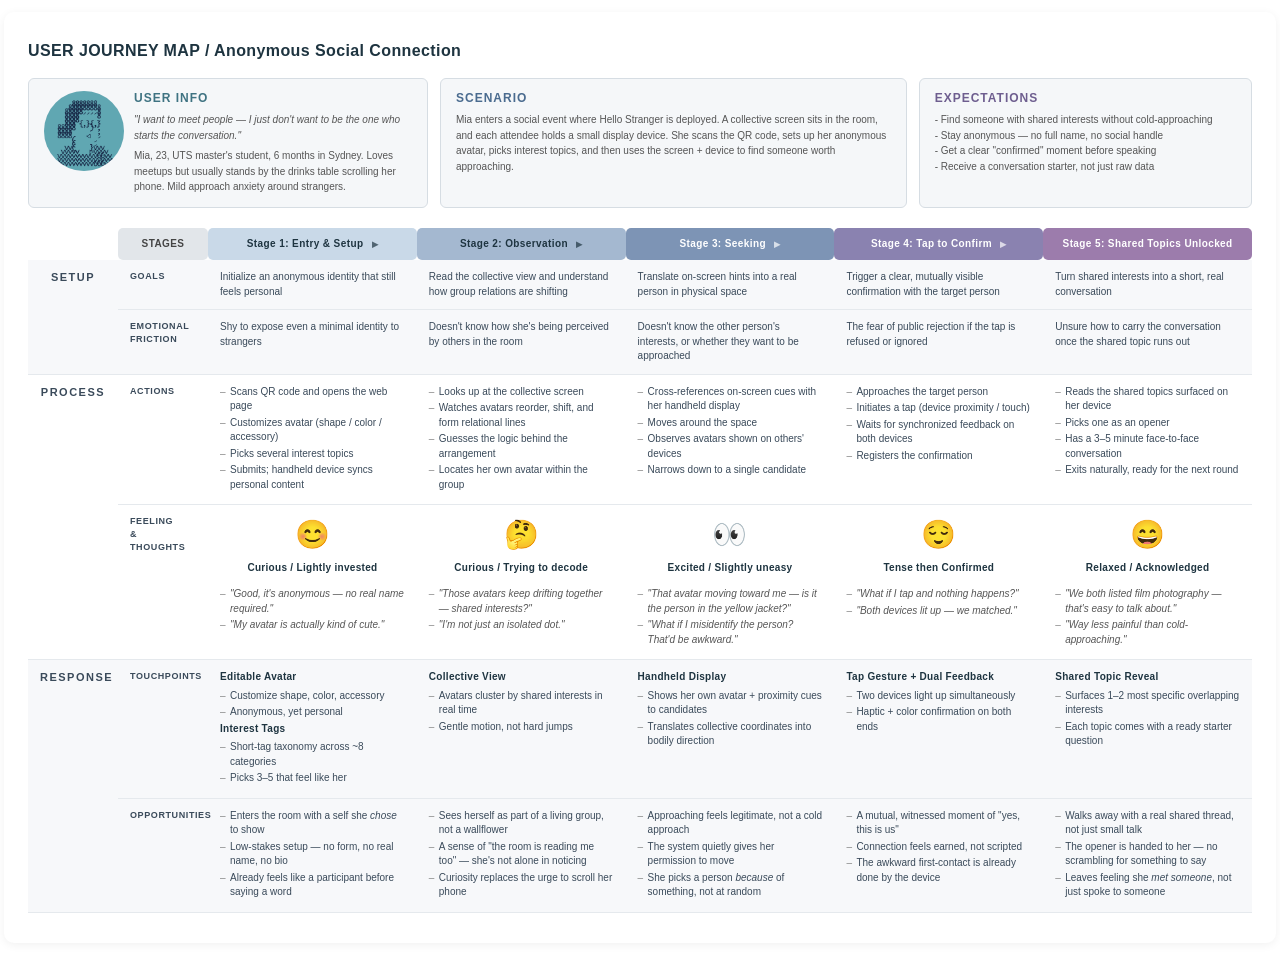
<file: version2/process/journey_map.html>
<!DOCTYPE html>
<html lang="en">
<head>
  <meta charset="UTF-8">
  <meta name="viewport" content="width=device-width, initial-scale=1.0">
  <title>User Journey Map — Hello Stranger</title>
  <style>
    /* ============================================
       User Journey Map — Hello Stranger (pip / v2)
       ============================================ */

    /* ---------- Base & Reset ---------- */
    * {
      margin: 0;
      padding: 0;
      box-sizing: border-box;
    }

    body {
      font-family: 'Segoe UI', 'Helvetica Neue', Arial, sans-serif;
      background: #fff;
      color: #333;
      padding: 12px 4px;
    }

    /* ---------- Container ---------- */
    .ujm-container {
      max-width: 1400px;
      margin: 0 auto;
      background: #fff;
      border-radius: 10px;
      padding: 30px 24px;
      box-shadow: 0 2px 10px rgba(0, 0, 0, 0.06);
    }

    /* ---------- Title ---------- */
    .ujm-title {
      font-size: 16px;
      font-weight: 700;
      color: #1e3440;
      margin-bottom: 18px;
      letter-spacing: 0.4px;
    }

    /* ---------- Header Cards ---------- */
    .ujm-header {
      display: grid;
      grid-template-columns: 1.2fr 1.4fr 1fr;
      gap: 12px;
      margin-bottom: 20px;
    }

    .ujm-header-card {
      border: 1px solid #d6dde3;
      border-radius: 6px;
      padding: 12px 15px;
      background: #f5f7f9;
    }

    .ujm-header-card h3 {
      font-size: 12px;
      font-weight: 700;
      letter-spacing: 1px;
      margin-bottom: 7px;
    }

    .ujm-user-info {
      display: flex;
      align-items: flex-start;
      gap: 10px;
    }

    .ujm-user-info h3    { color: #3f7382; }  /* deep blue */
    .ujm-scenario h3     { color: #4a6b8f; }  /* mid blue */
    .ujm-expectations h3 { color: #6e5e8f; }  /* blue-violet — a subtle end-note */

    .ujm-avatar {
      width: 80px;
      height: 80px;
      border-radius: 50%;
      background: #dce3e8;  /* cool neutral matching the overall blue-to-pink theme */
      display: flex;
      align-items: center;
      justify-content: center;
      flex-shrink: 0;
      overflow: hidden;
    }

    .ujm-avatar-img {
      width: 100%;
      height: 100%;
      object-fit: cover;
      /* Pull the framing up slightly so the character's face (not the "new here"
         speech bubble or the bottom grid) sits roughly in the circle center. */
      object-position: center 38%;
    }

    .ujm-quote {
      font-style: italic;
      color: #666;
      font-size: 10px;
      margin-bottom: 5px;
    }

    .ujm-user-text p,
    .ujm-scenario p,
    .ujm-expectations p {
      font-size: 10px;
      line-height: 1.55;
      color: #555;
    }

    .ujm-expectations ul {
      list-style: disc;
      padding-left: 14px;
      font-size: 10px;
      line-height: 1.6;
      color: #555;
    }

    /* ---------- Stage Header Colors ---------- */
    /* Blue deepens through stages 1–3, then shifts gently into violet/pink-violet
       by stages 4–5. A subtle warming cue, not a rainbow. */
    .stage-1 { background: #c9d9e8; color: #1e3440; }  /* light mist blue */
    .stage-2 { background: #a4b8d0; color: #1e3440; }  /* mid blue */
    .stage-3 { background: #7d94b5; color: #fff; }     /* deep blue-grey */
    .stage-4 { background: #8a82b0; color: #fff; }     /* blue-violet */
    .stage-5 { background: #9c7cac; color: #fff; }     /* soft pink-violet, a hint of warmth */

    /* STAGES label in thead: matches the Stage 1–5 cells' visual weight —
       a light-grey "chip" on the far left, same rounded corners, same
       padding. Now that the spine gutter column is gone, this cell really
       is the leftmost thead chip, so the grey block no longer looks
       "stray" — it reads as the row header for the Stage 1–5 strip. */
    .ujm-label-col {
      background: #e2e6ea;
      color: #444;
      text-align: center;
    }

    .ujm-table thead th {
      padding: 9px 11px;
      text-align: center;
      font-size: 10px;
      font-weight: 700;
      letter-spacing: 0.4px;
      border-radius: 5px;
    }

    .arrow {
      font-size: 8px;
      margin-left: 5px;
      opacity: 0.7;
    }

    /* ---------- Table Layout ---------- */
    .ujm-table-wrapper {
      overflow-x: auto;
    }

    .ujm-table {
      width: 100%;
      border-collapse: separate;
      border-spacing: 0;
      font-size: 10px;
      line-height: 1.55;
      table-layout: fixed;
    }

    .ujm-label-col,
    .ujm-label {
      width: 90px;
      min-width: 90px;
    }

    /* ---------- Body Cells ---------- */
    /* 1px light grey row separators live on every body cell by default —
       these are the WITHIN-GROUP dividers (e.g. GOALS ↔ EMOTIONAL FRICTION).
       The .ujm-group vertical-label column is excluded so the line doesn't
       chop through the SETUP/PROCESS/RESPONSE spine. */
    .ujm-table tbody td {
      padding: 10px 12px;
      vertical-align: top;
      border-bottom: 1px solid #e5e9ed;
    }

    .ujm-label {
      font-weight: 700;
      font-size: 9px;
      letter-spacing: 0.6px;
      color: #555;
      text-align: left;
      vertical-align: middle;
      background: #eef1f4;
    }

    .ujm-table ol {
      padding-left: 14px;
      margin: 0;
    }

    .ujm-table ol li { margin-bottom: 3px; }

    .ujm-table p {
      margin-bottom: 4px;
      font-size: 10px;
    }

    .ujm-table p strong {
      color: #1e3440;
      font-size: 9px;
    }

    /* ---------- Row-based group colors (alternating grey / white zebra) ----------
       Two-tone alternation keeps SETUP vs PROCESS vs RESPONSE visually
       distinct without a third color:
         SETUP    → grey   (#f7f8fa)
         PROCESS  → white  (#fff)
         RESPONSE → grey   (#f7f8fa, same as SETUP)
       Applies to every cell now that the spine gutter column is gone. */

    /* Each group is a single flat color block — spine cell, row-label
       column, and data cells all share the same background. The group
       boundary is communicated purely by the grey→white→grey color
       switch between groups, not by internal layering. */
    .group-setup    td { background: #f7f8fa; color: #3a4a5a; }
    .group-process  td { background: #fff;    color: #3a4a5a; }
    .group-response td { background: #f7f8fa; color: #3a4a5a; }

    /* ---------- Group spine column (SETUP / PROCESS / RESPONSE) ----------
       A narrow-ish leftmost column holds the group label as horizontal
       text, vertically centered across the group's rows via rowspan.
       No border, no special background — the cell inherits the group's
       flat zebra color just like its neighboring data cells, so the
       group reads as one unbroken color block from left to right. */
    .ujm-group {
      width: 90px;
      min-width: 90px;
      text-align: center;
      vertical-align: middle;
      padding: 10px 8px;
      font-weight: 700;
      font-size: 11px;
      letter-spacing: 1.5px;
      color: #2a3a4a;
    }

    /* Thead corner cell above the spine column: empty, transparent — it's
       just a spacer so the Stage 1–5 chips align with the data columns. */
    .ujm-group-head {
      width: 90px;
      min-width: 90px;
      background: transparent;
    }

    /* Row-specific LAYOUT only — no colors here */
    .row-touchpoints td   { text-align: left; vertical-align: top; }

    /* Merged FEELING + THOUGHTS row: each data cell stacks a centered
       emoji block on top and a left-aligned italic thoughts list below.
       The cell (and the row label) are top-aligned so the row label sits
       level with the emoji's top edge, matching how the other row labels
       (ACTIONS, GOALS, etc.) relate to their data content. */
    .row-feeling-thoughts td              { vertical-align: top; }
    .row-feeling-thoughts td.ujm-label    { text-align: left; }
    .row-feeling-thoughts .thoughts-list  { font-style: italic; color: #555; }

    /* ---------- Emotion Cells ---------- */
    /* emotion-block: the centered emoji + caption pair that sits at the
       top of each merged FEELING+THOUGHTS data cell. Centering here is
       local to the block — it does not leak to the sibling thoughts list
       below, which stays left-aligned. */
    .emotion-block {
      text-align: center;
      margin-bottom: 12px;  /* breathing room before the thoughts list */
    }

    .emotion-emoji {
      font-size: 28px;
      margin-bottom: 5px;
    }

    /* Caption under each emoji — styled to match .tp-feature so the two
       feature-name labels (e.g. "Curious / Lightly invested" here, and
       "Editable Avatar" in the TOUCHPOINTS row) read as the same kind of
       label across the table. */
    .emotion-text {
      font-size: 10px;
      font-weight: 700;
      font-style: normal;
      color: #1e3440;
      letter-spacing: 0.3px;
    }

    /* ---------- Touchpoint Cells ---------- */
    .touchpoint-icons { margin-bottom: 5px; }

    .tp-icon {
      font-size: 22px;
      margin: 0 3px;
      display: inline-block;
    }

    .tp-icon.tp-mobile  { color: #3a7abf; }  /* blue */
    .tp-icon.tp-screen  { color: #4a6b8f; }  /* mid blue */
    .tp-icon.tp-device  { color: #7d94b5; }  /* deep blue-grey */
    .tp-icon.tp-person  { color: #8a82b0; }  /* blue-violet */

    .touchpoint-detail {
      font-size: 9px;
      color: #666;
      line-height: 1.4;
      text-align: center;
    }

    /* ---------- Semantic bullet lists (Thoughts / Actions / Friction / Touchpoints / Opportunities) ---------- */
    .ujm-list {
      list-style: none;
      padding: 0;
      margin: 0;
    }

    .ujm-list li {
      margin-bottom: 2px;
      padding-left: 10px;
      position: relative;
    }

    .ujm-list li::before {
      content: "–";
      position: absolute;
      left: 0;
      color: #888;
    }

    /* ---------- Tight padding for bullet-heavy rows ---------- */
    .row-goals td,
    .row-actions td,
    .row-feeling-thoughts td,
    .row-friction td,
    .row-opportunities td {
      padding: 7px 10px;
    }

    .ujm-table { line-height: 1.45; }

    /* ---------- Touchpoints feature-block styling ---------- */
    .tp-feature {
      font-weight: 700;
      font-size: 10px;
      color: #1e3440;
      margin-bottom: 4px;
      letter-spacing: 0.3px;
    }

    .tp-feature + .tp-feature {
      margin-top: 8px;
    }

    /* ---------- Responsive ---------- */
    @media (max-width: 900px) {
      .ujm-header { grid-template-columns: 1fr; }
      .ujm-table  { font-size: 12px; }
      .ujm-container { padding: 20px 12px; }
    }

    /* ---------- Print ---------- */
    @media print {
      body { background: #fff; padding: 0; }
      .ujm-container { box-shadow: none; padding: 20px; }
      .ujm-table { font-size: 11px; }
    }
  </style>
</head>
<body>

  <div class="ujm-container">

    <!-- Title -->
    <h1 class="ujm-title">USER JOURNEY MAP / Anonymous Social Connection</h1>

    <!-- Header: User Info / Scenario / Expectations -->
    <div class="ujm-header">
      <div class="ujm-header-card ujm-user-info">
        <div class="ujm-avatar">
          <img src="hello-stranger-avatar.png" alt="Hello Stranger avatar" class="ujm-avatar-img">
        </div>
        <div class="ujm-user-text">
          <h3>USER INFO</h3>
          <p class="ujm-quote">"I want to meet people — I just don't want to be the one who starts the conversation."</p>
          <p>Mia, 23, UTS master's student, 6 months in Sydney. Loves meetups but usually stands by the drinks table scrolling her phone. Mild approach anxiety around strangers.</p>
        </div>
      </div>
      <div class="ujm-header-card ujm-scenario">
        <h3>SCENARIO</h3>
        <p>Mia enters a social event where Hello Stranger is deployed. A collective screen sits in the room, and each attendee holds a small display device. She scans the QR code, sets up her anonymous avatar, picks interest topics, and then uses the screen + device to find someone worth approaching.</p>
      </div>
      <div class="ujm-header-card ujm-expectations">
        <h3>EXPECTATIONS</h3>
        <p>- Find someone with shared interests without cold-approaching<br>- Stay anonymous — no full name, no social handle<br>- Get a clear "confirmed" moment before speaking<br>- Receive a conversation starter, not just raw data</p>
      </div>
    </div>

    <!-- Main Journey Table -->
    <div class="ujm-table-wrapper">
      <table class="ujm-table">

        <!-- Stage Headers -->
        <thead>
          <tr>
            <th class="ujm-group-head"></th>
            <th class="ujm-label-col">STAGES</th>
            <th class="ujm-stage stage-1">Stage 1: Entry &amp; Setup <span class="arrow">&#9654;</span></th>
            <th class="ujm-stage stage-2">Stage 2: Observation <span class="arrow">&#9654;</span></th>
            <th class="ujm-stage stage-3">Stage 3: Seeking <span class="arrow">&#9654;</span></th>
            <th class="ujm-stage stage-4">Stage 4: Tap to Confirm <span class="arrow">&#9654;</span></th>
            <th class="ujm-stage stage-5">Stage 5: Shared Topics Unlocked</th>
          </tr>
        </thead>

        <tbody>

          <!-- ========== SETUP: user's intent + internal barriers ========== -->

          <!-- Goals -->
          <tr class="row-goals group-setup">
            <td class="ujm-group" rowspan="2">SETUP</td>
            <td class="ujm-label">GOALS</td>
            <td>Initialize an anonymous identity that still feels personal</td>
            <td>Read the collective view and understand how group relations are shifting</td>
            <td>Translate on-screen hints into a real person in physical space</td>
            <td>Trigger a clear, mutually visible confirmation with the target person</td>
            <td>Turn shared interests into a short, real conversation</td>
          </tr>

          <!-- Emotional Friction: moved up from its old position, sits alongside Goals -->
          <tr class="row-friction group-setup">
            <td class="ujm-label">EMOTIONAL<br>FRICTION</td>
            <td>Shy to expose even a minimal identity to strangers</td>
            <td>Doesn't know how she's being perceived by others in the room</td>
            <td>Doesn't know the other person's interests, or whether they want to be approached</td>
            <td>The fear of public rejection if the tap is refused or ignored</td>
            <td>Unsure how to carry the conversation once the shared topic runs out</td>
          </tr>

          <!-- ========== PROCESS: what Mia actually experiences ========== -->

          <!-- Actions -->
          <tr class="row-actions group-process">
            <td class="ujm-group" rowspan="2">PROCESS</td>
            <td class="ujm-label">ACTIONS</td>
            <td>
              <ul class="ujm-list">
                <li>Scans QR code and opens the web page</li>
                <li>Customizes avatar (shape / color / accessory)</li>
                <li>Picks several interest topics</li>
                <li>Submits; handheld device syncs personal content</li>
              </ul>
            </td>
            <td>
              <ul class="ujm-list">
                <li>Looks up at the collective screen</li>
                <li>Watches avatars reorder, shift, and form relational lines</li>
                <li>Guesses the logic behind the arrangement</li>
                <li>Locates her own avatar within the group</li>
              </ul>
            </td>
            <td>
              <ul class="ujm-list">
                <li>Cross-references on-screen cues with her handheld display</li>
                <li>Moves around the space</li>
                <li>Observes avatars shown on others' devices</li>
                <li>Narrows down to a single candidate</li>
              </ul>
            </td>
            <td>
              <ul class="ujm-list">
                <li>Approaches the target person</li>
                <li>Initiates a tap (device proximity / touch)</li>
                <li>Waits for synchronized feedback on both devices</li>
                <li>Registers the confirmation</li>
              </ul>
            </td>
            <td>
              <ul class="ujm-list">
                <li>Reads the shared topics surfaced on her device</li>
                <li>Picks one as an opener</li>
                <li>Has a 3–5 minute face-to-face conversation</li>
                <li>Exits naturally, ready for the next round</li>
              </ul>
            </td>
          </tr>

          <!-- Feeling + Thoughts merged: emoji + caption on top (visual
               anchor), internal-monologue quotes below (reading content).
               Formerly two separate rows with a divider between them. -->
          <tr class="row-feeling-thoughts group-process">
            <td class="ujm-label">FEELING<br>&amp;<br>THOUGHTS</td>
            <td>
              <div class="emotion-block">
                <div class="emotion-emoji">&#128522;</div>
                <div class="emotion-text">Curious / Lightly invested</div>
              </div>
              <ul class="ujm-list thoughts-list">
                <li>"Good, it's anonymous — no real name required."</li>
                <li>"My avatar is actually kind of cute."</li>
              </ul>
            </td>
            <td>
              <div class="emotion-block">
                <div class="emotion-emoji">&#129300;</div>
                <div class="emotion-text">Curious / Trying to decode</div>
              </div>
              <ul class="ujm-list thoughts-list">
                <li>"Those avatars keep drifting together — shared interests?"</li>
                <li>"I'm not just an isolated dot."</li>
              </ul>
            </td>
            <td>
              <div class="emotion-block">
                <div class="emotion-emoji">&#128064;</div>
                <div class="emotion-text">Excited / Slightly uneasy</div>
              </div>
              <ul class="ujm-list thoughts-list">
                <li>"That avatar moving toward me — is it the person in the yellow jacket?"</li>
                <li>"What if I misidentify the person? That'd be awkward."</li>
              </ul>
            </td>
            <td>
              <div class="emotion-block">
                <div class="emotion-emoji">&#128524;</div>
                <div class="emotion-text">Tense then Confirmed</div>
              </div>
              <ul class="ujm-list thoughts-list">
                <li>"What if I tap and nothing happens?"</li>
                <li>"Both devices lit up — we matched."</li>
              </ul>
            </td>
            <td>
              <div class="emotion-block">
                <div class="emotion-emoji">&#128516;</div>
                <div class="emotion-text">Relaxed / Acknowledged</div>
              </div>
              <ul class="ujm-list thoughts-list">
                <li>"We both listed film photography — that's easy to talk about."</li>
                <li>"Way less painful than cold-approaching."</li>
              </ul>
            </td>
          </tr>

          <!-- ========== RESPONSE: what the system/design offers ========== -->

          <!-- Touchpoints (now: design feature entities + supporting bullets) -->
          <tr class="row-touchpoints group-response">
            <td class="ujm-group" rowspan="2">RESPONSE</td>
            <td class="ujm-label">TOUCHPOINTS</td>
            <td>
              <div class="tp-feature">Editable Avatar</div>
              <ul class="ujm-list">
                <li>Customize shape, color, accessory</li>
                <li>Anonymous, yet personal</li>
              </ul>
              <div class="tp-feature">Interest Tags</div>
              <ul class="ujm-list">
                <li>Short-tag taxonomy across ~8 categories</li>
                <li>Picks 3–5 that feel like her</li>
              </ul>
            </td>
            <td>
              <div class="tp-feature">Collective View</div>
              <ul class="ujm-list">
                <li>Avatars cluster by shared interests in real time</li>
                <li>Gentle motion, not hard jumps</li>
              </ul>
            </td>
            <td>
              <div class="tp-feature">Handheld Display</div>
              <ul class="ujm-list">
                <li>Shows her own avatar + proximity cues to candidates</li>
                <li>Translates collective coordinates into bodily direction</li>
              </ul>
            </td>
            <td>
              <div class="tp-feature">Tap Gesture + Dual Feedback</div>
              <ul class="ujm-list">
                <li>Two devices light up simultaneously</li>
                <li>Haptic + color confirmation on both ends</li>
              </ul>
            </td>
            <td>
              <div class="tp-feature">Shared Topic Reveal</div>
              <ul class="ujm-list">
                <li>Surfaces 1–2 most specific overlapping interests</li>
                <li>Each topic comes with a ready starter question</li>
              </ul>
            </td>
          </tr>

          <!-- Opportunities (now: meaningful experiences / benefits for the user) -->
          <tr class="row-opportunities group-response">
            <td class="ujm-label">OPPORTUNITIES</td>
            <td>
              <ul class="ujm-list">
                <li>Enters the room with a self she <em>chose</em> to show</li>
                <li>Low-stakes setup — no form, no real name, no bio</li>
                <li>Already feels like a participant before saying a word</li>
              </ul>
            </td>
            <td>
              <ul class="ujm-list">
                <li>Sees herself as part of a living group, not a wallflower</li>
                <li>A sense of "the room is reading me too" — she's not alone in noticing</li>
                <li>Curiosity replaces the urge to scroll her phone</li>
              </ul>
            </td>
            <td>
              <ul class="ujm-list">
                <li>Approaching feels legitimate, not a cold approach</li>
                <li>The system quietly gives her permission to move</li>
                <li>She picks a person <em>because</em> of something, not at random</li>
              </ul>
            </td>
            <td>
              <ul class="ujm-list">
                <li>A mutual, witnessed moment of "yes, this is us"</li>
                <li>Connection feels earned, not scripted</li>
                <li>The awkward first-contact is already done by the device</li>
              </ul>
            </td>
            <td>
              <ul class="ujm-list">
                <li>Walks away with a real shared thread, not just small talk</li>
                <li>The opener is handed to her — no scrambling for something to say</li>
                <li>Leaves feeling she <em>met someone</em>, not just spoke to someone</li>
              </ul>
            </td>
          </tr>

        </tbody>
      </table>
    </div>

  </div>

</body>
</html>
</file>
<file: version2/process/shell.css>
/* ============================================
   Presenter Shell — Hello Stranger
   This file ONLY handles the 16:9 canvas, slide
   switching, and navigation UI. It does NOT set
   typography, colors, or layout for slide content.
   Each slide fragment carries its own <style>.
   ============================================ */

* { margin: 0; padding: 0; box-sizing: border-box; }

html, body {
  width: 100%;
  height: 100%;
  overflow: hidden;
  background: #1a1a1a;
  font-family: 'Segoe UI', 'Helvetica Neue', Arial, sans-serif;
}

/* ---------- Stage: scales the 1920x1080 canvas to fit the viewport ---------- */
/* Uses absolute positioning + translate(-50%, -50%) to anchor the canvas's
   geometric center to the viewport center BEFORE scale is applied. This avoids
   the flexbox pitfall where transform doesn't affect layout-box size, which
   caused the canvas to overflow horizontally. */
.stage {
  position: fixed;
  inset: 0;
  overflow: hidden;
}

.stage-inner {
  position: absolute;
  top: 50%;
  left: 50%;
  width: 1920px;
  height: 1080px;
  transform-origin: center center;
  /* JS sets: transform: translate(-50%, -50%) scale(N) */
  background: #fff;
  box-shadow: 0 10px 60px rgba(0,0,0,0.35);
  overflow: hidden;
}

/* ---------- Slide container ---------- */
.slide {
  position: absolute;
  inset: 0;
  width: 1920px;
  height: 1080px;
  overflow: hidden;
  display: none;
}

.slide.active { display: block; }

/* ---------- Page counter (bottom right) ---------- */
.counter {
  position: fixed;
  right: 18px;
  bottom: 14px;
  font-size: 13px;
  color: #bbb;
  letter-spacing: 0.5px;
  user-select: none;
  z-index: 100;
  font-variant-numeric: tabular-nums;
}

.counter .counter-title {
  margin-left: 10px;
  color: #888;
}

/* ---------- Help hint ---------- */
.help-hint {
  position: fixed;
  left: 18px;
  bottom: 14px;
  font-size: 12px;
  color: #666;
  letter-spacing: 0.3px;
  user-select: none;
  z-index: 100;
}

.help-hint kbd {
  display: inline-block;
  padding: 1px 6px;
  border: 1px solid #555;
  border-radius: 3px;
  font-size: 11px;
  color: #bbb;
  background: #2a2a2a;
  margin: 0 2px;
  font-family: inherit;
}

/* ---------- Table of contents overlay ---------- */
.toc {
  position: fixed;
  inset: 0;
  background: rgba(0,0,0,0.85);
  display: none;
  align-items: center;
  justify-content: center;
  z-index: 200;
}

.toc.visible { display: flex; }

.toc-panel {
  background: #fff;
  border-radius: 12px;
  padding: 32px 40px;
  min-width: 480px;
  max-width: 720px;
  max-height: 80vh;
  overflow-y: auto;
}

.toc-panel h2 {
  font-size: 18px;
  color: #333;
  margin-bottom: 20px;
  letter-spacing: 0.5px;
}

.toc-list {
  list-style: none;
  counter-reset: toc;
}

.toc-list li {
  counter-increment: toc;
  padding: 10px 14px;
  border-radius: 6px;
  cursor: pointer;
  font-size: 15px;
  color: #333;
  display: flex;
  align-items: center;
  gap: 14px;
  transition: background 0.12s;
}

.toc-list li:hover { background: #f2f2f2; }
.toc-list li.active-slide { background: #fff4ec; color: #a23a20; font-weight: 600; }

.toc-list li::before {
  content: counter(toc);
  display: inline-block;
  width: 28px;
  color: #999;
  font-variant-numeric: tabular-nums;
  font-size: 13px;
}

.toc-footer {
  margin-top: 16px;
  padding-top: 14px;
  border-top: 1px solid #eee;
  font-size: 12px;
  color: #999;
  text-align: center;
}

/* ---------- Error state ---------- */
.error-box {
  position: fixed;
  inset: 0;
  display: flex;
  align-items: center;
  justify-content: center;
  padding: 40px;
  color: #fff;
  background: #1a1a1a;
}

.error-box .error-inner {
  max-width: 640px;
  background: #2a2a2a;
  border-left: 4px solid #d9673a;
  padding: 24px 28px;
  border-radius: 6px;
  font-size: 14px;
  line-height: 1.6;
}

.error-box h3 {
  color: #f59159;
  margin-bottom: 10px;
  font-size: 16px;
}

.error-box code {
  background: #1a1a1a;
  padding: 2px 6px;
  border-radius: 3px;
  color: #ffd9b5;
  font-size: 13px;
}
</file>
<file: version2/web/styles.css>
/* =============================================================
   pip v2 — Anonymous Avatar web UI
   Visual language inherits hello-stranger (MIT, The Pudding 2022).
   .asciiContainer block is ported from The Pudding — Hello, Stranger
   (https://pudding.cool/2025/06/hello-stranger/, MIT 2022),
   originally at src/components/hellostranger/HelloStranger.person.svelte
   lines 332-358.
   ============================================================= */

:root {
  --bg-page:       #1a1a1e;
  --bg-panel:      #222228;
  --bg-preview:    #2a2a30;
  --text-primary:  #e8e8ec;
  --text-muted:    #888892;
  --accent:        #7ec8e3;
  --border:        #3a3a42;

  /* Live values — overwritten by renderer.js per profile */
  --person-color:      #c9c1af;   /* derived from mood */
  --background-color:  #d0caa4;   /* from energy palette */
  --bg-color-soft:     #f0e8c8;   /* lightenColor(backgroundColor) */
  --darker-color:      #4a3a2a;   /* darkestColor(backgroundColor) */
}

* { box-sizing: border-box; }

html, body {
  margin: 0;
  padding: 0;
  min-height: 100vh;
  font-family: "Inter", -apple-system, BlinkMacSystemFont, "Segoe UI",
               Roboto, sans-serif;
  background: var(--bg-page);
  color: var(--text-primary);
  line-height: 1.4;
}

/* ──────────────────────────────────────────────
   LAYOUT — v14 wizard. Top-level structure:
     <main class="layout">
       <div class="step-indicator">                  ← 2 dots + connector
       <div class="step-panel" data-step="1">         ← step 1: interest
       <div class="step-panel" data-step="2" hidden>  ← step 2: avatar
         <section #preview class="preview-sticky">  ← sticky top
         <details class="acc">                       ← accordion x 3
       </div>
     </main>
     <div class="submit-dock">                       ← fixed-bottom nav
       <div class="dock-row">[back][next][submit]</div>
   ────────────────────────────────────────────── */
.layout {
  display: flex;
  flex-direction: column;
  align-items: center;
  min-height: 100vh;
  /* v13: bigger bottom padding so .submit-dock (fixed to viewport
     bottom) doesn't cover the last accordion / footer content. */
  padding: 16px 16px 120px 16px;
}

/* v14: tabs → wizard. step-indicator and step-panel replace tabs and
   tab-panel. Width constraints kept identical so layout doesn't shift. */
.step-indicator,
.step-panel {
  width: 100%;
  max-width: 520px;
}

.step-panel {
  display: flex;
  flex-direction: column;
}
.step-panel[hidden] {
  display: none;
}

/* Step dots — minimal indicator at the top. Filled = current,
   dim outline = upcoming, filled-with-check = completed. */
.step-indicator {
  display: flex;
  align-items: center;
  justify-content: center;
  gap: 0;
  margin: 0 0 24px 0;
}
.step-dot {
  width: 28px;
  height: 28px;
  border-radius: 50%;
  background: transparent;
  border: 1px solid var(--border);
  color: var(--text-muted);
  font-size: 0.85rem;
  font-weight: 600;
  display: inline-flex;
  align-items: center;
  justify-content: center;
  transition: background 120ms, color 120ms, border-color 120ms;
}
.step-dot.active {
  background: var(--text-primary);
  color: var(--bg-panel);
  border-color: var(--text-primary);
}
.step-dot.done {
  background: transparent;
  color: var(--accent);
  border-color: var(--accent);
}
.step-line {
  flex: 0 0 40px;
  height: 1px;
  background: var(--border);
  margin: 0 8px;
}

/* Sticky preview — pinned to the top of the avatar tab. Sized to ~35vh
   so the avatar stays visible while the accordions below take focus.
   The translucent backdrop keeps the divider clean as content scrolls
   under the preview. */
.preview-sticky {
  position: sticky;
  top: 0;
  z-index: 5;
  width: 100%;
  height: 35vh;
  min-height: 240px;
  display: flex;
  align-items: center;
  justify-content: center;
  background: var(--bg-base, #111);
  padding: 8px 0;
  margin: 0 0 12px 0;
}
.preview-sticky #preview-frame {
  /* Mobile: sticky region is height-constrained (35vh), so size the
     frame to fit the available height while keeping the 1:1 aspect
     ratio. width:auto lets aspect-ratio compute width from height. */
  width: auto;
  height: 100%;
  max-height: 100%;
}

/* v13.1: desktop / wide viewport — pin the preview to a fixed 360×360
   square. On tall desktop windows 35vh becomes 400-500px and that was
   pulling #preview-frame into a vertical rectangle (height:100% above
   stretched the frame past its 1:1 ratio). Mobile (<640px) is left
   untouched — the 35vh rule above produces a correct square there
   because the viewport is roughly as tall as the column is wide. */
@media (min-width: 640px) {
  .preview-sticky {
    height: 360px;
    min-height: 360px;
  }
  .preview-sticky #preview-frame {
    width: 360px;
    height: 360px;
    max-height: 360px;
  }
}

/* ──────────────────────────────────────────────
   OPTIONS PANEL
   ────────────────────────────────────────────── */
.title {
  font-size: 1.25rem;
  font-weight: 600;
  margin: 0 0 24px 0;
  letter-spacing: 0.02em;
  color: var(--text-primary);
}

/* v14: tabs/tab-btn block removed — replaced by step-indicator above. */

/* ──────────────────────────────────────────────
   ACCORDION (<details>) — v11.
   Three collapsible groups inside the avatar tab.
   ────────────────────────────────────────────── */
.acc {
  width: 100%;
  margin: 0 0 12px 0;
  border: 1px solid var(--border);
  border-radius: 8px;
  background: var(--bg-panel);
  overflow: hidden;
  transition: border-color 200ms;
}
.acc[open] {
  border-color: var(--text-muted);
}
.acc.invalid,
.qblock.invalid {
  border-color: #e08080;
  animation: invalidPulse 1.6s ease-out;
}
.qblock.invalid {
  border: 1px solid #e08080;
  border-radius: 8px;
  padding: 8px;
  margin: 0 0 16px 0;
}
@keyframes invalidPulse {
  0%   { box-shadow: 0 0 0 0 rgba(224, 128, 128, 0.6); }
  60%  { box-shadow: 0 0 0 8px rgba(224, 128, 128, 0); }
  100% { box-shadow: 0 0 0 0 rgba(224, 128, 128, 0); }
}
.acc > summary {
  list-style: none;
  cursor: pointer;
  padding: 14px 18px;
  font-size: 1rem;
  font-weight: 600;
  color: var(--text-primary);
  display: flex;
  align-items: center;
  justify-content: space-between;
  user-select: none;
}
.acc > summary::-webkit-details-marker { display: none; }
.acc > summary::after {
  content: "▾";
  color: var(--text-muted);
  font-size: 0.85rem;
  transition: transform 200ms;
}
.acc[open] > summary::after { transform: rotate(180deg); }
.acc .acc-body {
  padding: 4px 18px 18px 18px;
}

/* Optional-field tag inside summary or sub-legend. */
.opt-tag {
  font-size: 0.7rem;
  font-weight: 400;
  letter-spacing: 0.05em;
  text-transform: uppercase;
  color: var(--text-muted);
  margin-left: 8px;
  padding: 2px 6px;
  border: 1px solid var(--border);
  border-radius: 3px;
}

/* Sub-legend inside Q_QUOTE / Q_NICKNAME blocks. */
.sub-legend {
  display: block;
  font-size: 0.85rem;
  color: var(--text-muted);
  margin: 0 0 8px 0;
  letter-spacing: 0.02em;
}

/* ──────────────────────────────────────────────
   SEX PILLS — v11 capsule selector replacing radio inputs.
   ────────────────────────────────────────────── */
.sex-pills {
  display: flex;
  gap: 8px;
  margin: 0 0 16px 0;
}
.sex-pills .pill {
  flex: 1;
  padding: 10px 16px;
  border: 1px solid var(--border);
  background: transparent;
  color: var(--text-muted);
  border-radius: 999px;
  cursor: pointer;
  font-size: 0.95rem;
  transition: background 120ms, color 120ms, border-color 120ms;
}
.sex-pills .pill:hover {
  color: var(--text-primary);
  border-color: var(--text-muted);
}
.sex-pills .pill.active {
  background: var(--text-primary);
  color: var(--bg-panel);
  border-color: var(--text-primary);
}

/* ──────────────────────────────────────────────
   EMPTY STATE — v12.
   Three layers of placeholder visuals shown while
   required accordion groups are still untouched.
   ────────────────────────────────────────────── */

/* (1) preview frame in stage 1 — flat grey, no derived palette colors. */
#preview-frame.placeholder-mode {
  background: #2a2a2a;
  border-color: #444;
}

/* (2) preview frame's centered guidance line in stage 1.
   JS flips display:none → flex when touched.look is false. */
.preview-placeholder {
  display: none;
  align-items: center;
  justify-content: center;
  position: absolute;
  inset: 0;
  color: var(--text-muted);
  font-size: 0.95rem;
  font-style: italic;
  letter-spacing: 0.03em;
  pointer-events: none;
  text-align: center;
  padding: 0 16px;
}

/* (3) avatar tile gallery placeholder — shown while state.sex is null.
   v14.1: .avatar-gallery is a 5-column grid, so a single child element
   would otherwise be squeezed into 1/5 of the row (≈ 50 px) and the
   text would break into a vertical stack of single letters. grid-column
   1/-1 makes the placeholder span the full row horizontally. */
.gallery-placeholder {
  grid-column: 1 / -1;
  padding: 32px 20px;
  text-align: center;
  color: var(--text-muted);
  font-size: 0.9rem;
  font-style: italic;
  border: 1px dashed var(--border);
  border-radius: 8px;
}

/* v13: .validate-status block removed — the sticky submit button
   doubles as the validation prompt, so a separate red bar would
   just be duplicate signal. */

/* ──────────────────────────────────────────────
   STICKY DOCK — v14 wizard navigation.
   Step 1 shows [next] full width.
   Step 2 shows [← back] [submit] side by side.
   Hidden buttons collapse so layout reflows naturally.
   ────────────────────────────────────────────── */
.submit-dock {
  position: fixed;
  bottom: 0;
  left: 0;
  right: 0;
  z-index: 50;
  padding: 12px 16px calc(12px + env(safe-area-inset-bottom, 0px)) 16px;
  background: var(--bg-base, #111);
  border-top: 1px solid var(--border);
  display: flex;
  flex-direction: column;
  align-items: center;
  gap: 6px;
}
.dock-row {
  width: 100%;
  max-width: 520px;
  display: flex;
  gap: 10px;
}
.dock-row > button {
  flex: 1;
  padding: 14px 16px;
  border: none;
  border-radius: 8px;
  font-size: 1rem;
  font-weight: 600;
  cursor: pointer;
  letter-spacing: 0.05em;
  font-family: inherit;
  transition: background 120ms, opacity 120ms, color 120ms;
}
.dock-row > button[hidden] {
  display: none;
}

/* Back: secondary outline style — it's a navigation aid, not the
   primary action. Always enabled. */
#btn-back {
  background: transparent;
  color: var(--text-muted);
  border: 1px solid var(--border) !important;
  flex: 0 0 auto;
  min-width: 96px;
}
#btn-back:hover {
  color: var(--text-primary);
  border-color: var(--text-muted) !important;
}

/* Next + Submit share the same CTA shape. Disabled visually when their
   step's requirements aren't met (but they stay clickable so click can
   scroll to the missing field). */
#btn-next,
#btn-submit {
  background: var(--accent);
  color: #111;
}
#btn-next:hover,
#btn-submit:hover {
  filter: brightness(1.08);
}
#btn-next[data-unmet],
#btn-submit[data-unmet] {
  background: #2a2a2a;
  color: var(--text-muted);
}
#btn-next[data-unmet]:hover,
#btn-submit[data-unmet]:hover {
  background: #353535;
  filter: none;
}
.submit-status {
  font-size: 0.85rem;
  color: var(--text-muted);
  text-align: center;
  min-height: 1.2em;
}
.submit-status.success { color: #80d080; }
.submit-status.error   { color: #e08080; }

/* Interest tab intro card (no avatar preview, plain questionnaire). */
.interest-intro {
  margin: 12px 0 20px 0;
}
.interest-intro h2 {
  font-size: 1.1rem;
  font-weight: 600;
  margin: 0 0 8px 0;
  color: var(--text-primary);
}
.interest-intro p {
  margin: 0;
  font-size: 0.9rem;
  color: var(--text-muted);
  line-height: 1.5;
}

/* ──────────────────────────────────────────────
   MOOD SWATCHES — 5 hue anchors (Q_MOOD_BG).
   No text labels — colors speak for themselves.
   ────────────────────────────────────────────── */
.mood-swatch-grid {
  display: grid;
  grid-template-columns: repeat(5, 1fr);
  gap: 10px;
}
.mood-swatch {
  height: 56px;
  border: 3px solid transparent;
  border-radius: 8px;
  cursor: pointer;
  padding: 0;
  transition: transform 100ms, border-color 100ms;
}
.mood-swatch:hover {
  transform: scale(1.05);
}
.mood-swatch.selected {
  border-color: var(--text-primary);
}

/* nickname input — visually identical to #input-quote so the two
   text fields stack naturally as siblings in the avatar tab. */
#input-nickname {
  width: 100%;
  padding: 10px 12px;
  background: var(--bg-panel);
  border: 1px solid var(--border);
  border-radius: 6px;
  color: var(--text-primary);
  font-family: "SF Mono", Menlo, monospace;
  font-size: 0.95rem;
}
#input-nickname:focus {
  outline: none;
  border-color: var(--accent);
}

.qblock {
  border: none;
  padding: 0;
  margin: 0 0 16px 0;
}
.qblock:last-child { margin-bottom: 0; }

.qblock legend {
  font-size: 0.85rem;
  color: var(--text-muted);
  margin-bottom: 10px;
  text-transform: uppercase;
  letter-spacing: 0.08em;
  padding: 0;
}

.choices {
  display: flex;
  flex-wrap: wrap;
  gap: 8px;
}

.choice {
  display: inline-flex;
  align-items: center;
  padding: 8px 14px;
  background: var(--bg-panel);
  border: 1px solid var(--border);
  border-radius: 999px;
  cursor: pointer;
  font-size: 0.9rem;
  transition: border-color 0.15s, background 0.15s;
}

.choice input {
  appearance: none;
  -webkit-appearance: none;
  margin: 0;
  padding: 0;
  width: 0;
  height: 0;
  position: absolute;
  opacity: 0;
}

.choice:has(input:checked) {
  border-color: var(--accent);
  background: rgba(126, 200, 227, 0.15);
  color: var(--text-primary);
}

.choice:hover {
  border-color: #555;
}

/* ──────────────────────────────────────────────
   Q_INTERESTS (v7) — multi-select tag picker, max 3.
   Visually inherits .choice (pill + accent-on-selected) with an
   added icon prefix and explicit .selected class (toggled by JS,
   not by a :has(input:checked) since these are buttons, not radios).
   ────────────────────────────────────────────── */
.interests-grid {
  display: flex;
  flex-wrap: wrap;
  gap: 8px;
}

.interest-tag {
  display: inline-flex;
  align-items: center;
  gap: 6px;
  padding: 8px 14px;
  background: var(--bg-panel);
  border: 1px solid var(--border);
  border-radius: 999px;
  cursor: pointer;
  font-size: 0.9rem;
  color: inherit;
  font-family: inherit;
  transition: border-color 0.15s, background 0.15s;
}

.interest-tag:hover {
  border-color: #555;
}

.interest-tag.selected {
  border-color: var(--accent);
  background: rgba(126, 200, 227, 0.15);
  color: var(--text-primary);
}

.interest-hint {
  margin-top: 10px;
  font-size: 0.8rem;
  color: var(--accent);
  opacity: 0;
  transition: opacity 0.2s;
  min-height: 1.2em;
}

.interest-hint.visible {
  opacity: 1;
}

/* ──────────────────────────────────────────────
   Q_INTERESTS_DETAIL (v8) — second-level subtag picker.
   Reveals a row per selected primary. Pills inherit the .choice
   visual language so the form reads as a continuation of the
   primary grid rather than a new interaction pattern.
   These selections feed the collective-view similarity layout
   only — never rendered on any preview.
   ────────────────────────────────────────────── */
.subtag-group {
  margin-bottom: 14px;
}
.subtag-group:last-child {
  margin-bottom: 0;
}
.subtag-group-label {
  font-size: 0.8rem;
  color: var(--text-muted);
  margin-bottom: 6px;
  display: flex;
  align-items: center;
  gap: 6px;
  letter-spacing: 0.04em;
}
.subtag-pills {
  display: flex;
  flex-wrap: wrap;
  gap: 6px;
}
.subtag-pill {
  padding: 5px 11px;
  background: var(--bg-panel);
  border: 1px solid var(--border);
  border-radius: 999px;
  cursor: pointer;
  font-size: 0.82rem;
  color: var(--text-primary);
  transition: border-color 0.15s, background 0.15s;
  font: inherit;
  font-size: 0.82rem;
}
.subtag-pill:hover {
  border-color: #555;
}
.subtag-pill.selected {
  border-color: var(--accent);
  background: rgba(126, 200, 227, 0.15);
}

/* ──────────────────────────────────────────────
   Submit button — sends the full state (incl. interest_details)
   to /submit. After success it stays disabled to avoid duplicate
   entries; sessionStorage gates a second submit too.
   ────────────────────────────────────────────── */
/* v13: duplicate .submit-block rules were here — removed; the single
   source of truth is now .submit-dock above. */

/* Preview-side nickname row — pinned to the bottom of #preview-frame,
   inside the tinted background. v10 replaces the old interest tag row:
   interest is matching-layer only and never rendered on any surface;
   nickname (optional) occupies the slot the interest row used to use. */
.preview-nickname {
  position: absolute;
  /* v13.2: bottom was 40px which fell outside short frame heights
     (mobile sticky frame ≈ 290px after the 35vh sizing rule) and
     got clipped by #preview-frame's overflow:hidden. Percentage
     scales with frame height so the nickname sits ~6% above the
     bottom edge in both mobile and desktop layouts. */
  bottom: 6%;
  left: 8%;
  right: 8%;
  display: none;
  justify-content: center;
  text-align: center;
  font-size: clamp(0.85rem, 3vw, 1.1rem);
  font-weight: 600;
  color: var(--darker-color, var(--text-primary));
  line-height: 1.4;
  letter-spacing: 0.02em;
  pointer-events: none;
}

.preview-nickname.visible {
  display: flex;
}

/* ──────────────────────────────────────────────
   Q_AVATAR gallery (v6) — 15 sprite thumbnails (5 × 3).
   Decoupled from --person-color: tiles stay a fixed grey
   so changing energy doesn't repaint the picker while the
   user is choosing a shape.
   ────────────────────────────────────────────── */
.avatar-gallery {
  display: grid;
  /* Desktop: 5 columns × 3 rows = exactly 15 tiles.
     Mobile: 3 columns × 5 rows (see media query below). */
  grid-template-columns: repeat(5, 1fr);
  gap: 8px;
}

@media (max-width: 640px) {
  .avatar-gallery {
    grid-template-columns: repeat(3, 1fr);
  }
}

.avatar-tile {
  background: var(--bg-panel);
  border: 1px solid var(--border);
  border-radius: 6px;
  padding: 6px 4px;
  cursor: pointer;
  aspect-ratio: 10 / 11;
  display: flex;
  align-items: center;
  justify-content: center;
  overflow: hidden;
  transition: border-color 0.15s, background 0.15s;
  color: inherit;
  font: inherit;
}

.avatar-tile:hover {
  border-color: #555;
}

.avatar-tile.selected {
  border-color: var(--accent);
  background: rgba(126, 200, 227, 0.15);
}

.tile-ascii {
  margin: 0;
  padding: 0;
  font-family: "Lucida Console", Monaco, "Courier New", monospace;
  font-size: 7px;
  line-height: 0.55em;
  letter-spacing: -0.1em;
  font-weight: bold;
  color: var(--text-primary);
  white-space: pre;
  user-select: none;
  pointer-events: none;
}

@media (max-width: 380px) {
  .tile-ascii { font-size: 6px; }
}

.hint {
  margin-top: 6px;
  font-size: 0.75rem;
  color: var(--text-muted);
  font-style: italic;
  min-height: 1.2em;
}

.choice.toggle {
  gap: 8px;
}

.choice.toggle input {
  appearance: auto;
  -webkit-appearance: auto;
  width: 16px;
  height: 16px;
  position: static;
  opacity: 1;
  accent-color: var(--accent);
}

/* energy / brightness slider — v10 gradient track.
   Track background is set inline by app.js updateEnergySliderGradient()
   from colors.palette[mood][0..5].hex so users see what brightness range
   the current hue offers before they drag. */
.slider-row {
  display: flex;
  align-items: center;
  gap: 12px;
  margin-top: 12px;
}
.slider-row input[type="range"] {
  flex: 1;
}
#slider-energy {
  -webkit-appearance: none;
  appearance: none;
  width: 100%;
  height: 24px;
  border-radius: 12px;
  outline: none;
  cursor: pointer;
  /* background set by JS */
}
#slider-energy::-webkit-slider-thumb {
  -webkit-appearance: none;
  appearance: none;
  width: 28px;
  height: 28px;
  border-radius: 50%;
  background: #fff;
  border: 2px solid #111;
  cursor: pointer;
  box-shadow: 0 1px 3px rgba(0,0,0,0.4);
}
#slider-energy::-moz-range-thumb {
  width: 28px;
  height: 28px;
  border-radius: 50%;
  background: #fff;
  border: 2px solid #111;
  cursor: pointer;
  box-shadow: 0 1px 3px rgba(0,0,0,0.4);
}

/* quote input */
#input-quote {
  width: 100%;
  padding: 10px 12px;
  background: var(--bg-panel);
  border: 1px solid var(--border);
  border-radius: 6px;
  color: var(--text-primary);
  font-family: "SF Mono", Menlo, monospace;
  font-size: 0.95rem;
}
#input-quote:focus {
  outline: none;
  border-color: var(--accent);
}

.suggestions {
  display: flex;
  flex-wrap: wrap;
  gap: 6px;
  margin-top: 10px;
}
.suggestion-chip {
  padding: 4px 10px;
  background: transparent;
  border: 1px dashed var(--border);
  border-radius: 4px;
  color: var(--text-muted);
  font-size: 0.8rem;
  cursor: pointer;
  transition: border-color 0.15s, color 0.15s;
}
.suggestion-chip:hover {
  border-color: var(--accent);
  color: var(--text-primary);
}

.attribution {
  margin-top: 40px;
  padding-top: 20px;
  border-top: 1px solid var(--border);
  font-size: 0.75rem;
  color: var(--text-muted);
  line-height: 1.6;
}
.attribution a { color: var(--text-muted); }

/* ──────────────────────────────────────────────
   PREVIEW PANEL
   ────────────────────────────────────────────── */
#preview-frame {
  position: relative;
  width: 420px;
  height: 420px;
  /* Keep the 1:1 square even when the surrounding container shrinks
     (mobile, or narrow viewport). aspect-ratio guarantees height
     follows width, so it never gets squashed into a rectangle. */
  max-width: 100%;
  aspect-ratio: 1 / 1;
  display: flex;
  align-items: center;
  justify-content: center;
  background: var(--bg-color-soft);
  border: 1px solid var(--darker-color);
  border-radius: 8px;
  overflow: hidden;
  transition: background 0.4s ease;
}

/* Mobile-specific sizing for #preview-frame is no longer needed —
   max-width: 100% + aspect-ratio: 1/1 handles shrinking automatically,
   and the container just flows in the scrollable document like desktop. */

/* quote bubble, hello-stranger style.
   Positioned in the upper third so it sits just above the sprite's head,
   not pinned to the frame's top edge. */
.quote-bubble {
  position: absolute;
  top: 12%;
  left: 50%;
  transform: translate(-50%, -50%);
  max-width: 80%;
  /* v13.2: padding + font-size scale with viewport so the bubble keeps
     its proportions on small mobile preview frames (where 9px/1rem
     used to crowd the sprite) while staying full-size on desktop. */
  padding: clamp(4px, 1.5vw, 9px) clamp(8px, 2.5vw, 14px);
  background: var(--bg-color-soft);
  border: 1px solid var(--person-color);
  border-radius: 6px;
  color: var(--person-color);
  font-family: "SF Mono", Menlo, monospace;
  font-size: clamp(0.7rem, 2.8vw, 1rem);
  font-weight: 500;
  text-align: center;
  z-index: 2;
}
.quote-tail {
  position: absolute;
  top: 100%;
  left: 50%;
  transform: translateX(-50%);
  color: var(--person-color);
  font-family: "SF Mono", Menlo, monospace;
  /* v13.2: tail glyph shrinks alongside the bubble. */
  font-size: clamp(0.75rem, 3vw, 1.1rem);
  line-height: 0.5;
}

/* ──────────────────────────────────────────────
   THE ASCII CONTAINER — ported from
   HelloStranger.person.svelte lines 332-358.

   In the original, font-size is 2.9em and line-height is 0.2rem.
   We keep the *ratio* but express line-height in em (relative to
   the pre's own font-size) so the sprite stays coherent at any
   container size. If rows look too tight → bump line-height;
   if too loose → reduce it.
   ────────────────────────────────────────────── */
.asciiContainer {
  font-family: "Lucida Console", Monaco, "Courier New", monospace;
  /* v13.2: was fixed 22px which overflowed the smaller sticky preview
     frame (~290px on mobile, 360px on desktop). clamp scales the sprite
     to fit while keeping a ceiling on desktop.
     v13.6: ceiling lowered 22→18 because 22 still overflowed the 74%
     usable vertical area (after padding-top 12% + padding-bottom 14%),
     causing nickname row to collide with the sprite's feet. 18 leaves
     ~30 px of breathing room above the nickname. */
  font-size: clamp(13px, 4vw, 18px);
  font-weight: bold;
  letter-spacing: -0.1em;
  color: var(--person-color);
  user-select: none;
  transition: color 0.4s ease;
  display: flex;
  align-items: center;
  justify-content: center;
  /* v13.2: bumped padding-bottom from 6% to 14% so the sprite ends well
     above the .preview-nickname row (which sits at bottom:6%).
     v13.6: added padding-top 12% so the sprite's head doesn't collide
     with the quote bubble at the top of the frame (bubble lives around
     top:12%). The total 26% vertical padding shrinks sprite height by
     ~26% but our 22 px clamp ceiling × ~18 rows ≈ 218 px still fits
     in the smallest sticky frame (mobile ~290 px × 0.74 ≈ 215 px). */
  padding-top: 12%;
  padding-bottom: 14%;
}

/* Pixel-art squish: hello-stranger keeps line-height *much* smaller than
   font-size so rows overlap, producing the dense mosaic look instead of
   a loose grid. The aspect ratio of 18 rows should end up close to 18
   cols of character width. Character-cell width ≈ 0.55em, so target
   line-height ≈ 0.55em for square.  */
.asciiContainer pre {
  margin: 0;
  padding: 0;
  font-family: inherit;
  font-size: 1em;
  line-height: 0.55em;             /* KEY: rows overlap to match column width */
  letter-spacing: -0.1em;
  white-space: pre;
}

/* sprite-meta: debug-only label (e.g. "male_0_0").
   Hidden visually but kept in the DOM so applyToDOM's
   #sprite-key writes still succeed — inspect via devtools if needed. */
.sprite-meta {
  display: none;
}

/* Status bar (Connect Device button + serial connection state) was
   removed in v10. Web Serial is no longer used — devices poll the
   server over Wi-Fi via HTTP, so there's nothing for the browser to
   "connect" to. */
</file>
